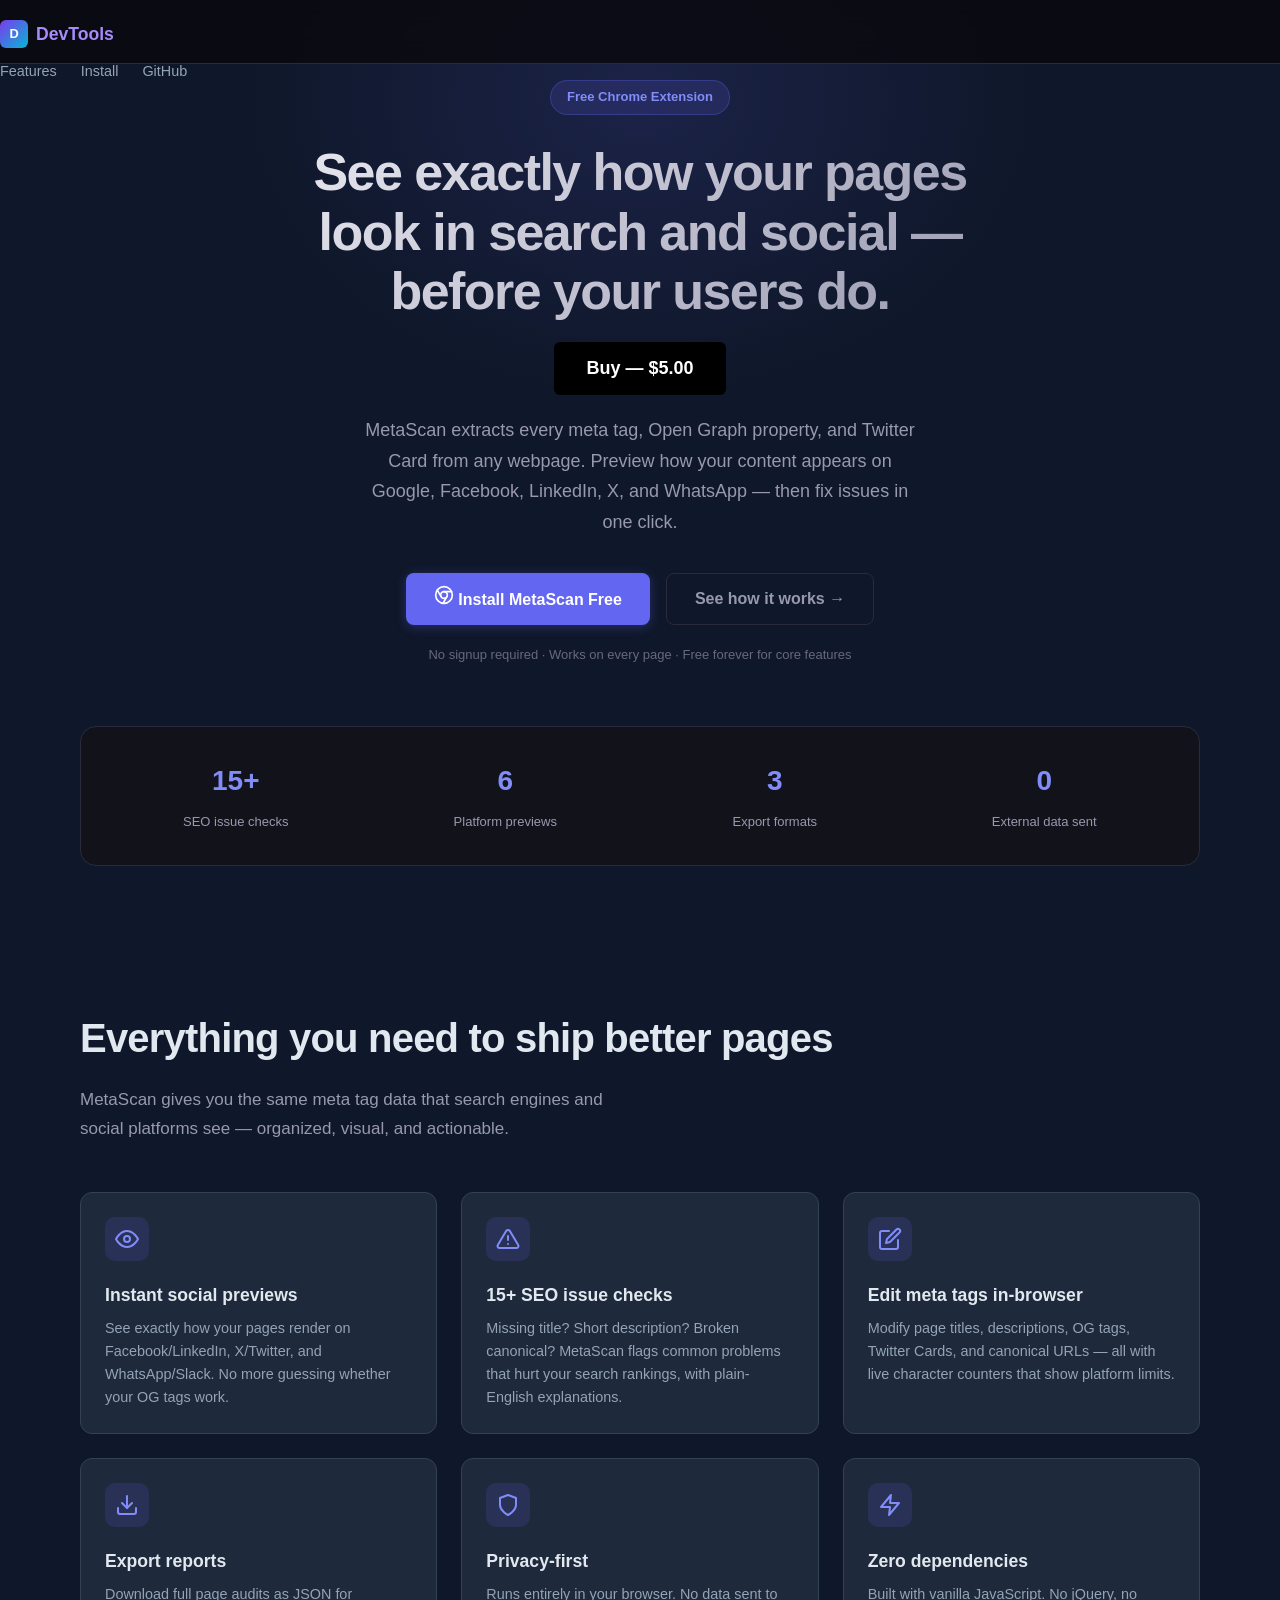
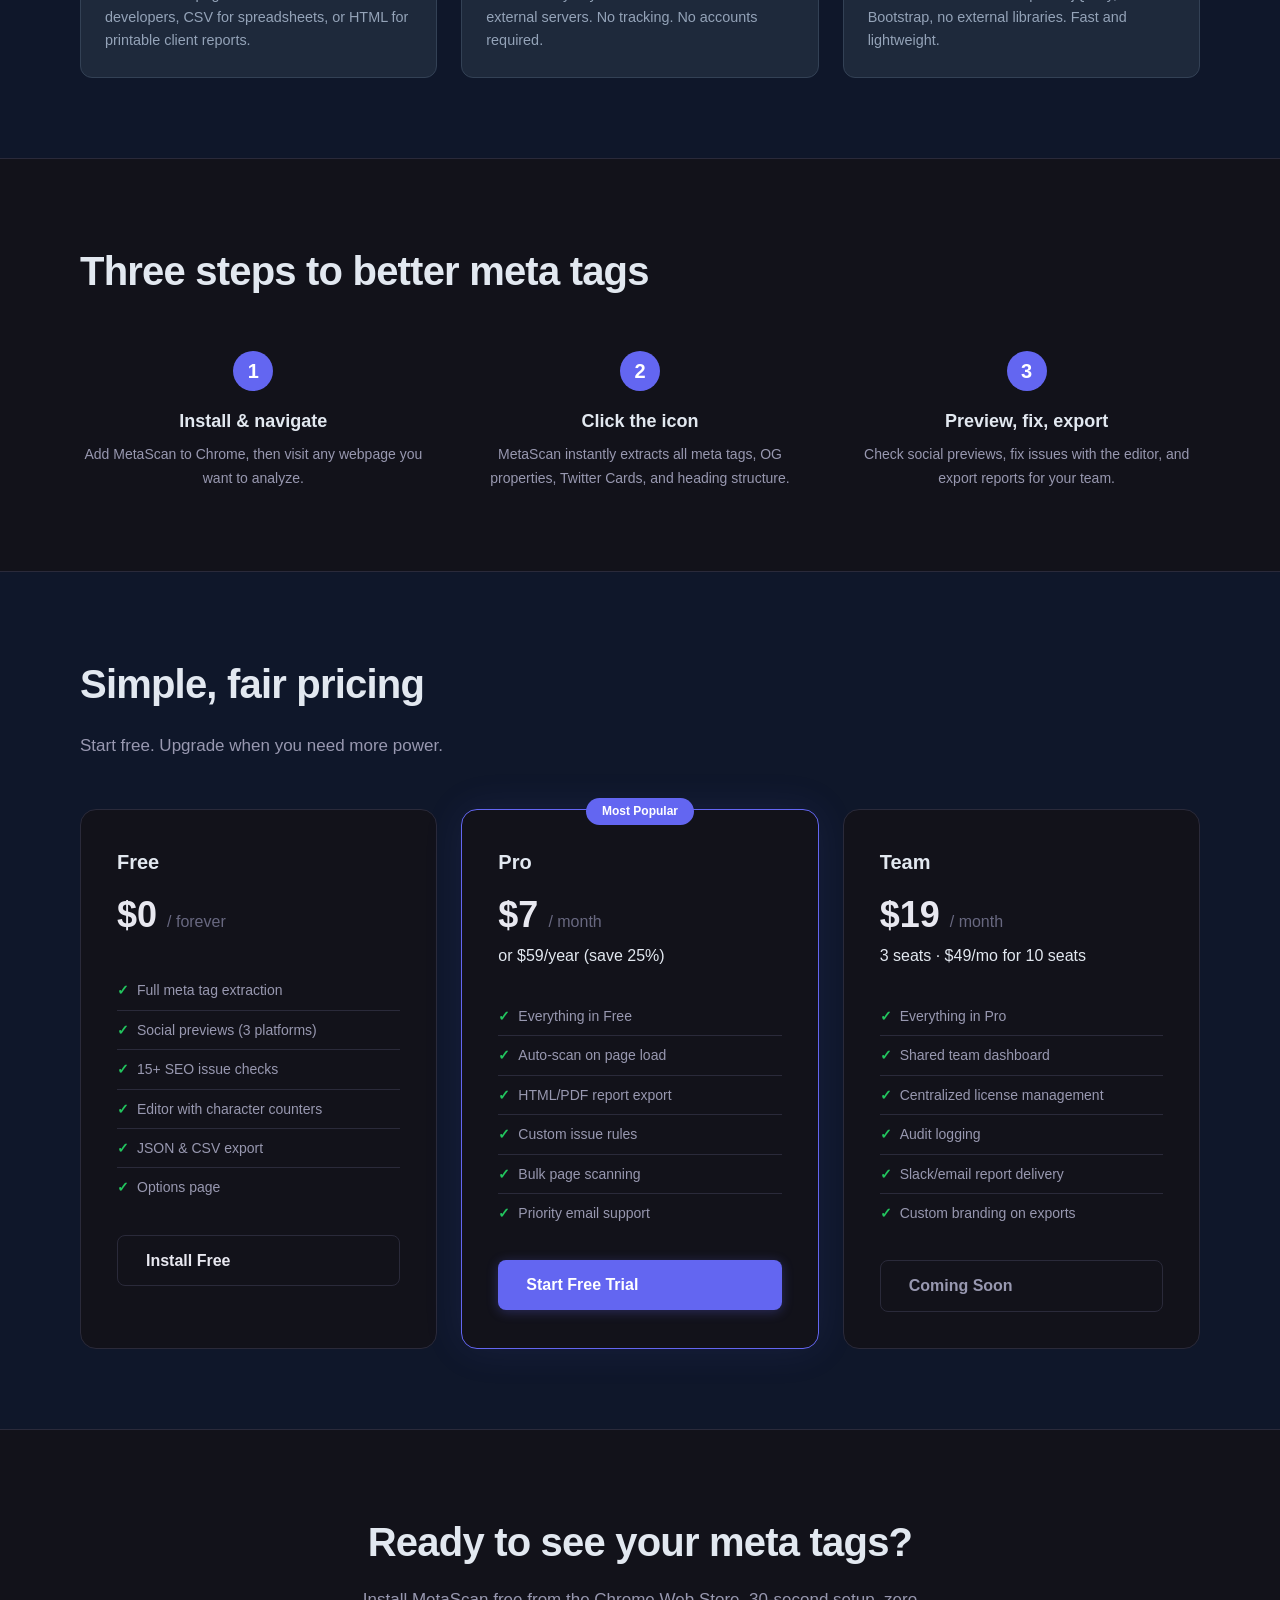
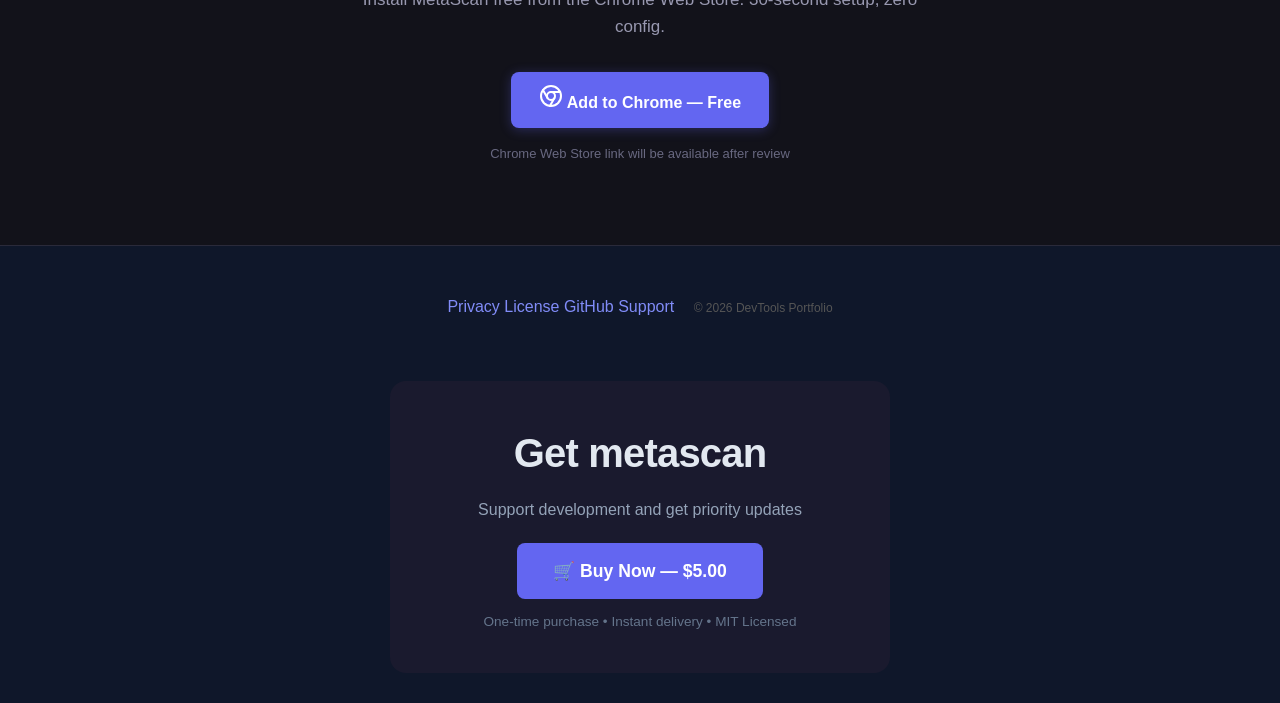
<file: landing/index.html>
<!DOCTYPE html>
<html lang="en">
<head>
  <meta charset="UTF-8">
  <meta name="viewport" content="width=device-width, initial-scale=1.0">
  <title>MetaScan — See How Your Pages Look in Search & Social</title>
  <meta name="description" content="Free Chrome extension that extracts every meta tag, Open Graph property, and Twitter Card from any webpage. Preview how your content appears on Google, Facebook, X, and WhatsApp.">
  <meta name="keywords" content="meta tags checker, SEO meta tags, Open Graph preview, Twitter Card validator, social preview tool, meta tag extractor, SEO audit Chrome extension">
  <meta property="og:title" content="MetaScan — SEO Meta Tags & Social Preview">
  <meta property="og:description" content="See exactly how your pages look in search and social — before your users do. Free Chrome extension.">
  <meta property="og:type" content="website">
  <meta name="twitter:card" content="summary_large_image">
  <meta name="twitter:title" content="MetaScan — SEO Meta Tags & Social Preview">
  <meta name="twitter:description" content="See exactly how your pages look in search and social — before your users do. Free Chrome extension.">
  <link rel="stylesheet" href="style.css">

<style>
:root {
  --bg: #0f172a;
  --surface: #1e293b;
  --border: #334155;
  --text: #e2e8f0;
  --text-muted: #94a3b8;
  --primary: #6366f1;
  --primary-hover: #4f46e5;
  --accent: #22d3ee;
  --success: #10b981;
  --radius: 12px;
}

* { margin: 0; padding: 0; box-sizing: border-box; }

body {
  font-family: 'Inter', -apple-system, BlinkMacSystemFont, sans-serif;
  background: var(--bg);
  color: var(--text);
  line-height: 1.6;
  -webkit-font-smoothing: antialiased;
}

.container {
  max-width: 960px;
  margin: 0 auto;
  padding: 0 24px;
}

/* Navigation */
nav {
  padding: 20px 0;
  border-bottom: 1px solid var(--border);
  margin-bottom: 0;
}

.brand {
  font-weight: 700;
  font-size: 1.1rem;
  color: var(--text);
  text-decoration: none;
  display: inline-flex;
  align-items: center;
  gap: 8px;
}

.logo-mark {
  width: 24px;
  height: 24px;
  background: linear-gradient(135deg, var(--primary), var(--accent));
  border-radius: 6px;
}

.product-name {
  color: var(--text-muted);
  font-weight: 500;
}

.nav-links {
  list-style: none;
  display: flex;
  gap: 24px;
  margin-top: 12px;
}

.nav-links a {
  color: var(--text-muted);
  text-decoration: none;
  font-size: 0.9rem;
  font-weight: 500;
  transition: color 0.2s;
}

.nav-links a:hover {
  color: var(--text);
}

.nav-cta {
  background: var(--primary);
  color: #fff !important;
  padding: 6px 16px;
  border-radius: 6px;
}

/* Hero */
.hero {
  padding: 80px 0 60px;
  text-align: center;
}

.badge {
  display: inline-block;
  background: var(--surface);
  border: 1px solid var(--border);
  color: var(--accent);
  padding: 6px 16px;
  border-radius: 20px;
  font-size: 0.8rem;
  font-weight: 600;
  margin-bottom: 24px;
  letter-spacing: 0.5px;
}

h1 {
  font-size: 3rem;
  font-weight: 800;
  line-height: 1.15;
  margin-bottom: 24px;
  letter-spacing: -1.5px;
}

h1 span {
  background: linear-gradient(135deg, var(--primary), var(--accent));
  -webkit-background-clip: text;
  -webkit-text-fill-color: transparent;
  background-clip: text;
}

.tagline {
  font-size: 1.15rem;
  color: var(--text-muted);
  max-width: 560px;
  margin: 0 auto 32px;
  line-height: 1.7;
}

/* Buttons */
.cta-group {
  display: flex;
  gap: 12px;
  justify-content: center;
  margin-bottom: 48px;
}

.btn {
  display: inline-block;
  padding: 12px 28px;
  border-radius: 8px;
  font-weight: 600;
  font-size: 1rem;
  text-decoration: none;
  transition: all 0.2s;
}

.btn-primary {
  background: var(--primary);
  color: #fff;
}

.btn-primary:hover {
  background: var(--primary-hover);
  transform: translateY(-1px);
}

.btn-secondary {
  background: var(--surface);
  color: var(--text);
  border: 1px solid var(--border);
}

.btn-secondary:hover {
  border-color: var(--primary);
}

/* Buy Section */
.buy-section {
  text-align: center;
  padding: 40px 20px;
  background: linear-gradient(135deg, #1e1b4b, #0f172a);
  border: 1px solid var(--primary);
  border-radius: var(--radius);
  margin: 0 auto 48px;
  max-width: 480px;
}

.buy-section h2 {
  color: var(--text);
  margin-bottom: 8px;
  font-size: 1.5rem;
}

.buy-section p {
  color: var(--text-muted);
  margin-bottom: 20px;
  font-size: 0.95rem;
}

.buy-btn {
  display: inline-block;
  background: linear-gradient(135deg, var(--primary), #8b5cf6);
  color: #fff;
  padding: 14px 36px;
  border-radius: 8px;
  text-decoration: none;
  font-weight: 700;
  font-size: 1.1rem;
  transition: all 0.2s;
  box-shadow: 0 4px 20px rgba(99, 102, 241, 0.3);
}

.buy-btn:hover {
  transform: translateY(-2px);
  box-shadow: 0 6px 30px rgba(99, 102, 241, 0.5);
}

.buy-note {
  color: var(--text-muted);
  font-size: 0.8rem;
  margin-top: 12px;
}

/* Terminal */
.terminal {
  background: #0d1117;
  border: 1px solid var(--border);
  border-radius: var(--radius);
  overflow: hidden;
  text-align: left;
  max-width: 520px;
  margin: 0 auto;
}

.terminal-header {
  display: flex;
  gap: 8px;
  padding: 12px 16px;
  background: #161b22;
  border-bottom: 1px solid var(--border);
}

.dot {
  width: 12px;
  height: 12px;
  border-radius: 50%;
}

.dot.red { background: #ef4444; }
.dot.yellow { background: #f59e0b; }
.dot.green { background: #10b981; }

.terminal .prompt {
  color: var(--success);
  font-family: 'JetBrains Mono', monospace;
}

.terminal .output {
  color: var(--text);
  font-family: 'JetBrains Mono', monospace;
}

.terminal .comment {
  color: var(--text-muted);
  font-family: 'JetBrains Mono', monospace;
  font-size: 0.85rem;
}

/* Sections */
section {
  padding: 80px 0;
}

.section-header {
  text-align: center;
  margin-bottom: 48px;
}

.section-header h2 {
  font-size: 2rem;
  font-weight: 700;
  margin-bottom: 12px;
}

.section-header p {
  color: var(--text-muted);
  font-size: 1.05rem;
}

/* Features Grid */
.features-grid {
  display: grid;
  grid-template-columns: repeat(auto-fit, minmax(240px, 1fr));
  gap: 20px;
}

.feature-card {
  background: var(--surface);
  border: 1px solid var(--border);
  border-radius: var(--radius);
  padding: 24px;
  transition: border-color 0.2s;
}

.feature-card:hover {
  border-color: var(--primary);
}

.feature-card .icon {
  font-size: 1.5rem;
  margin-bottom: 12px;
}

.feature-card h3 {
  font-size: 1.1rem;
  font-weight: 600;
  margin-bottom: 8px;
}

.feature-card p {
  color: var(--text-muted);
  font-size: 0.9rem;
  line-height: 1.6;
}

/* Steps */
.steps-grid {
  display: grid;
  grid-template-columns: repeat(3, 1fr);
  gap: 24px;
}

.step-card {
  text-align: center;
  padding: 24px;
}

.step-num {
  width: 40px;
  height: 40px;
  background: var(--primary);
  color: #fff;
  border-radius: 50%;
  display: inline-flex;
  align-items: center;
  justify-content: center;
  font-weight: 700;
  margin-bottom: 16px;
}

.step-card h4 {
  font-weight: 600;
  margin-bottom: 8px;
}

.step-card p {
  color: var(--text-muted);
  font-size: 0.9rem;
}

/* Footer */
footer {
  padding: 40px 0;
  border-top: 1px solid var(--border);
  text-align: center;
}

.footer-brand {
  display: flex;
  align-items: center;
  justify-content: center;
  gap: 8px;
  margin-bottom: 8px;
}

.footer-brand .logo-text {
  font-weight: 700;
  font-size: 1.1rem;
}

.footer-brand-sub {
  color: var(--text-muted);
  font-size: 0.85rem;
  margin-bottom: 16px;
}

.footer-links {
  display: flex;
  gap: 20px;
  justify-content: center;
  margin-bottom: 16px;
}

.footer-links a {
  color: var(--text-muted);
  text-decoration: none;
  font-size: 0.9rem;
}

.footer-links a:hover {
  color: var(--text);
}

footer p {
  color: var(--text-muted);
  font-size: 0.8rem;
}

/* Responsive */
@media (max-width: 640px) {
  h1 { font-size: 2rem; }
  .steps-grid { grid-template-columns: 1fr; }
  .features-grid { grid-template-columns: 1fr; }
  .nav-links { flex-wrap: wrap; gap: 12px; }
}
</style>

</head>
<body>
  <nav class="nav">
<div class="logo" style="display:flex;align-items:center;gap:8px">
<div style="width:28px;height:28px;background:linear-gradient(135deg,#7c3aed,#06b6d4);border-radius:6px;display:flex;align-items:center;justify-content:center;font-weight:700;color:#fff;font-size:0.8rem">D</div>
<span style="font-size:1.1rem;font-weight:700;color:#a78bfa">DevTools</span>
</div>
<div class="nav-links">
<a href="#features">Features</a>
<a href="#install">Install</a>
<a href="https://github.com/ericjoye/metascan">GitHub</a>
</div>
</nav>

  <main>
    <section class="hero">
      <div class="hero-inner">
        <div class="hero-badge">Free Chrome Extension</div>
        <h1>See exactly how your pages look in search and social — before your users do.</h1>

    <div style="text-align:center; margin: 20px 0;">
      <a href="https://buy.polar.sh/8bd961a9-96f4-495f-aa3f-2b43c5010711" 
         style="display:inline-block; background:#000; color:#fff; padding:12px 32px; 
                text-decoration:none; border-radius:6px; font-size:18px; font-weight:bold;">
        Buy — $5.00
      </a>
    </div>

        <p class="hero-sub">MetaScan extracts every meta tag, Open Graph property, and Twitter Card from any webpage. Preview how your content appears on Google, Facebook, LinkedIn, X, and WhatsApp — then fix issues in one click.</p>
        <div class="hero-ctas">
          <a href="#install" class="btn btn-primary btn-lg">
            <svg width="20" height="20" viewBox="0 0 24 24" fill="none" stroke="currentColor" stroke-width="2" stroke-linecap="round" stroke-linejoin="round"><circle cx="12" cy="12" r="10"/><circle cx="12" cy="12" r="4"/><line x1="21.17" y1="8" x2="12" y2="8"/><line x1="3.95" y1="6.06" x2="8.54" y2="14"/><line x1="10.88" y1="21.94" x2="15.46" y2="14"/></svg>
            Install MetaScan Free
          </a>
          <a href="#how-it-works" class="btn btn-ghost btn-lg">See how it works →</a>
        </div>
        <p class="hero-note">No signup required · Works on every page · Free forever for core features</p>
      </div>
    </section>

    <section class="social-proof">
      <div class="social-proof-inner">
        <div class="proof-item">
          <strong>15+</strong>
          <span>SEO issue checks</span>
        </div>
        <div class="proof-item">
          <strong>6</strong>
          <span>Platform previews</span>
        </div>
        <div class="proof-item">
          <strong>3</strong>
          <span>Export formats</span>
        </div>
        <div class="proof-item">
          <strong>0</strong>
          <span>External data sent</span>
        </div>
      </div>
    </section>

    <section id="features" class="features">
      <div class="section-inner">
        <h2>Everything you need to ship better pages</h2>
        <p class="section-sub">MetaScan gives you the same meta tag data that search engines and social platforms see — organized, visual, and actionable.</p>
        <div class="feature-grid">
          <div class="feature-card">
            <div class="feature-icon">
              <svg width="24" height="24" viewBox="0 0 24 24" fill="none" stroke="currentColor" stroke-width="2" stroke-linecap="round" stroke-linejoin="round"><path d="M1 12s4-8 11-8 11 8 11 8-4 8-11 8-11-8-11-8z"/><circle cx="12" cy="12" r="3"/></svg>
            </div>
            <h3>Instant social previews</h3>
            <p>See exactly how your pages render on Facebook/LinkedIn, X/Twitter, and WhatsApp/Slack. No more guessing whether your OG tags work.</p>
          </div>
          <div class="feature-card">
            <div class="feature-icon">
              <svg width="24" height="24" viewBox="0 0 24 24" fill="none" stroke="currentColor" stroke-width="2" stroke-linecap="round" stroke-linejoin="round"><path d="M10.29 3.86L1.82 18a2 2 0 0 0 1.71 3h16.94a2 2 0 0 0 1.71-3L13.71 3.86a2 2 0 0 0-3.42 0z"/><line x1="12" y1="9" x2="12" y2="13"/><line x1="12" y1="17" x2="12.01" y2="17"/></svg>
            </div>
            <h3>15+ SEO issue checks</h3>
            <p>Missing title? Short description? Broken canonical? MetaScan flags common problems that hurt your search rankings, with plain-English explanations.</p>
          </div>
          <div class="feature-card">
            <div class="feature-icon">
              <svg width="24" height="24" viewBox="0 0 24 24" fill="none" stroke="currentColor" stroke-width="2" stroke-linecap="round" stroke-linejoin="round"><path d="M11 4H4a2 2 0 0 0-2 2v14a2 2 0 0 0 2 2h14a2 2 0 0 0 2-2v-7"/><path d="M18.5 2.5a2.121 2.121 0 0 1 3 3L12 15l-4 1 1-4 9.5-9.5z"/></svg>
            </div>
            <h3>Edit meta tags in-browser</h3>
            <p>Modify page titles, descriptions, OG tags, Twitter Cards, and canonical URLs — all with live character counters that show platform limits.</p>
          </div>
          <div class="feature-card">
            <div class="feature-icon">
              <svg width="24" height="24" viewBox="0 0 24 24" fill="none" stroke="currentColor" stroke-width="2" stroke-linecap="round" stroke-linejoin="round"><path d="M21 15v4a2 2 0 0 1-2 2H5a2 2 0 0 1-2-2v-4"/><polyline points="7 10 12 15 17 10"/><line x1="12" y1="15" x2="12" y2="3"/></svg>
            </div>
            <h3>Export reports</h3>
            <p>Download full page audits as JSON for developers, CSV for spreadsheets, or HTML for printable client reports.</p>
          </div>
          <div class="feature-card">
            <div class="feature-icon">
              <svg width="24" height="24" viewBox="0 0 24 24" fill="none" stroke="currentColor" stroke-width="2" stroke-linecap="round" stroke-linejoin="round"><path d="M12 22s8-4 8-10V5l-8-3-8 3v7c0 6 8 10 8 10z"/></svg>
            </div>
            <h3>Privacy-first</h3>
            <p>Runs entirely in your browser. No data sent to external servers. No tracking. No accounts required.</p>
          </div>
          <div class="feature-card">
            <div class="feature-icon">
              <svg width="24" height="24" viewBox="0 0 24 24" fill="none" stroke="currentColor" stroke-width="2" stroke-linecap="round" stroke-linejoin="round"><polygon points="13 2 3 14 12 14 11 22 21 10 12 10 13 2"/></svg>
            </div>
            <h3>Zero dependencies</h3>
            <p>Built with vanilla JavaScript. No jQuery, no Bootstrap, no external libraries. Fast and lightweight.</p>
          </div>
        </div>
      </div>
    </section>

    <section id="how-it-works" class="how-it-works">
      <div class="section-inner">
        <h2>Three steps to better meta tags</h2>
        <div class="steps">
          <div class="step">
            <div class="step-num">1</div>
            <h3>Install & navigate</h3>
            <p>Add MetaScan to Chrome, then visit any webpage you want to analyze.</p>
          </div>
          <div class="step">
            <div class="step-num">2</div>
            <h3>Click the icon</h3>
            <p>MetaScan instantly extracts all meta tags, OG properties, Twitter Cards, and heading structure.</p>
          </div>
          <div class="step">
            <div class="step-num">3</div>
            <h3>Preview, fix, export</h3>
            <p>Check social previews, fix issues with the editor, and export reports for your team.</p>
          </div>
        </div>
      </div>
    </section>

    <section id="pricing" class="pricing">
      <div class="section-inner">
        <h2>Simple, fair pricing</h2>
        <p class="section-sub">Start free. Upgrade when you need more power.</p>
        <div class="pricing-grid">
          <div class="pricing-card">
            <div class="pricing-header">
              <h3>Free</h3>
              <div class="pricing-price">$0 <span>/ forever</span></div>
            </div>
            <ul class="pricing-features">
              <li>Full meta tag extraction</li>
              <li>Social previews (3 platforms)</li>
              <li>15+ SEO issue checks</li>
              <li>Editor with character counters</li>
              <li>JSON & CSV export</li>
              <li>Options page</li>
            </ul>
            <a href="#install" class="btn btn-outline btn-full">Install Free</a>
          </div>
          <div class="pricing-card pricing-card-featured">
            <div class="pricing-badge">Most Popular</div>
            <div class="pricing-header">
              <h3>Pro</h3>
              <div class="pricing-price">$7 <span>/ month</span></div>
              <p class="pricing-annual">or $59/year (save 25%)</p>
            </div>
            <ul class="pricing-features">
              <li>Everything in Free</li>
              <li>Auto-scan on page load</li>
              <li>HTML/PDF report export</li>
              <li>Custom issue rules</li>
              <li>Bulk page scanning</li>
              <li>Priority email support</li>
            </ul>
            <a href="#install" class="btn btn-primary btn-full">Start Free Trial</a>
          </div>
          <div class="pricing-card">
            <div class="pricing-header">
              <h3>Team</h3>
              <div class="pricing-price">$19 <span>/ month</span></div>
              <p class="pricing-annual">3 seats · $49/mo for 10 seats</p>
            </div>
            <ul class="pricing-features">
              <li>Everything in Pro</li>
              <li>Shared team dashboard</li>
              <li>Centralized license management</li>
              <li>Audit logging</li>
              <li>Slack/email report delivery</li>
              <li>Custom branding on exports</li>
            </ul>
            <a href="#install" class="btn btn-ghost btn-full">Coming Soon</a>
          </div>
        </div>
      </div>
    </section>

    <section id="install" class="cta-section">
      <div class="cta-inner">
        <h2>Ready to see your meta tags?</h2>
        <p>Install MetaScan free from the Chrome Web Store. 30-second setup, zero config.</p>
        <a href="#" class="btn btn-primary btn-xl">
          <svg width="24" height="24" viewBox="0 0 24 24" fill="none" stroke="currentColor" stroke-width="2" stroke-linecap="round" stroke-linejoin="round"><circle cx="12" cy="12" r="10"/><circle cx="12" cy="12" r="4"/><line x1="21.17" y1="8" x2="12" y2="8"/><line x1="3.95" y1="6.06" x2="8.54" y2="14"/><line x1="10.88" y1="21.94" x2="15.46" y2="14"/></svg>
          Add to Chrome — Free
        </a>
        <p class="cta-note">Chrome Web Store link will be available after review</p>
      </div>
    </section>
  </main>

  <footer class="footer">
<a href="PRIVACY.md">Privacy</a>
<a href="LICENSE">License</a>
<a href="https://github.com/ericjoye/metascan">GitHub</a>
<a href="mailto:eric@ericjoye.com">Support</a>
<span style="margin-left:15px;color:#555;font-size:0.75rem">© 2026 DevTools Portfolio</span>
</footer>

    <!-- Buy Section -->
    <div style="text-align:center; padding:40px 20px; background:#1a1a2e; border-radius:16px; margin:30px auto; max-width:500px;">
        <h2 style="color:#e2e8f0; margin-bottom:12px;">Get metascan</h2>
        <p style="color:#94a3b8; margin-bottom:20px;">Support development and get priority updates</p>
        <a href="https://buy.polar.sh/8bd961a9-96f4-495f-aa3f-2b43c5010711" style="display:inline-block; background:#6366f1; color:#fff; padding:14px 36px; border-radius:8px; text-decoration:none; font-weight:600; font-size:1.1em; transition:background 0.2s;" onmouseover="this.style.background='#4f46e5'" onmouseout="this.style.background='#6366f1'">
            🛒 Buy Now — $5.00
        </a>
        <p style="color:#64748b; font-size:0.85em; margin-top:12px;">One-time purchase • Instant delivery • MIT Licensed</p>
    </div>

</body>
</html>
</file>
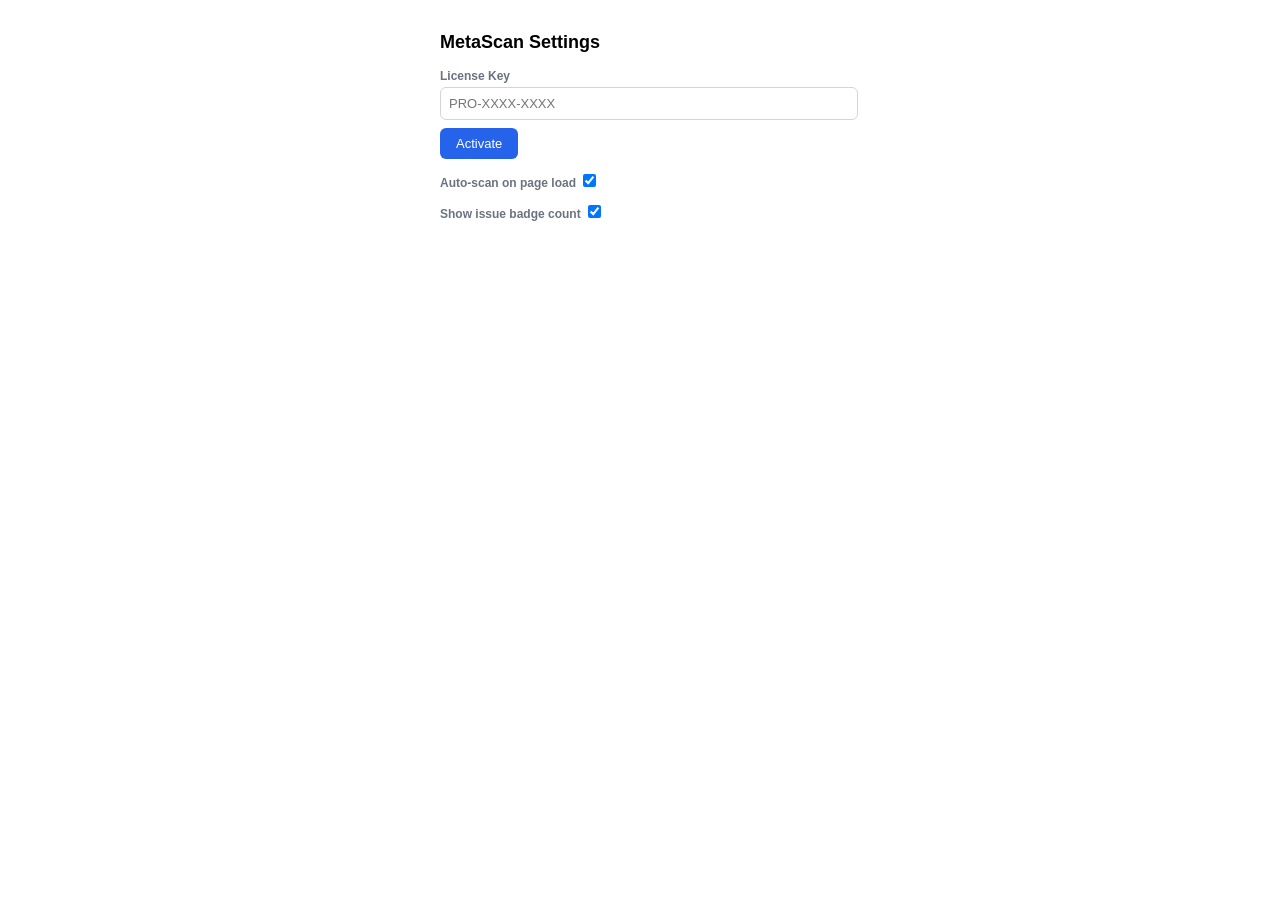
<file: popup/options.html>
<!DOCTYPE html>
<html lang="en">
<head>
  <meta charset="UTF-8">
  <title>MetaScan Options</title>
  <style>
    body { font-family: -apple-system, BlinkMacSystemFont, 'Segoe UI', Roboto, sans-serif; padding: 20px; max-width: 400px; margin: 0 auto; }
    h1 { font-size: 18px; margin-bottom: 16px; }
    label { display: block; font-size: 12px; font-weight: 600; color: #6b7280; margin-bottom: 4px; }
    input[type="text"] { width: 100%; padding: 8px; border: 1px solid #d1d5db; border-radius: 6px; font-size: 13px; margin-bottom: 8px; }
    button { padding: 8px 16px; background: #2563eb; color: white; border: none; border-radius: 6px; cursor: pointer; font-size: 13px; }
    .status { margin-top: 8px; font-size: 12px; }
    .status.success { color: #059669; }
    .status.error { color: #ef4444; }
    .setting { margin: 12px 0; }
  </style>
</head>
<body>
  <h1>MetaScan Settings</h1>
  <div class="setting">
    <label for="license-key">License Key</label>
    <input type="text" id="license-key" placeholder="PRO-XXXX-XXXX">
    <button id="activate">Activate</button>
    <p id="status" class="status"></p>
  </div>
  <div class="setting">
    <label>Auto-scan on page load <input type="checkbox" id="autoscan" checked></label>
  </div>
  <div class="setting">
    <label>Show issue badge count <input type="checkbox" id="badge" checked></label>
  </div>
  <script>
    document.getElementById('activate').addEventListener('click', async () => {
      const key = document.getElementById('license-key').value.trim();
      const resp = await chrome.runtime.sendMessage({ action: 'setLicense', payload: { key } });
      const status = document.getElementById('status');
      if (resp.valid) {
        status.textContent = 'Activated as ' + resp.tier;
        status.className = 'status success';
      } else {
        status.textContent = 'Invalid key format';
        status.className = 'status error';
      }
    });
    chrome.storage.local.get(['ms_autoscan', 'ms_badge'], data => {
      document.getElementById('autoscan').checked = data.ms_autoscan !== false;
      document.getElementById('badge').checked = data.ms_badge !== false;
    });
    document.getElementById('autoscan').addEventListener('change', e => chrome.storage.local.set({ ms_autoscan: e.target.checked }));
    document.getElementById('badge').addEventListener('change', e => chrome.storage.local.set({ ms_badge: e.target.checked }));
  </script>
</body>
</html>
</file>
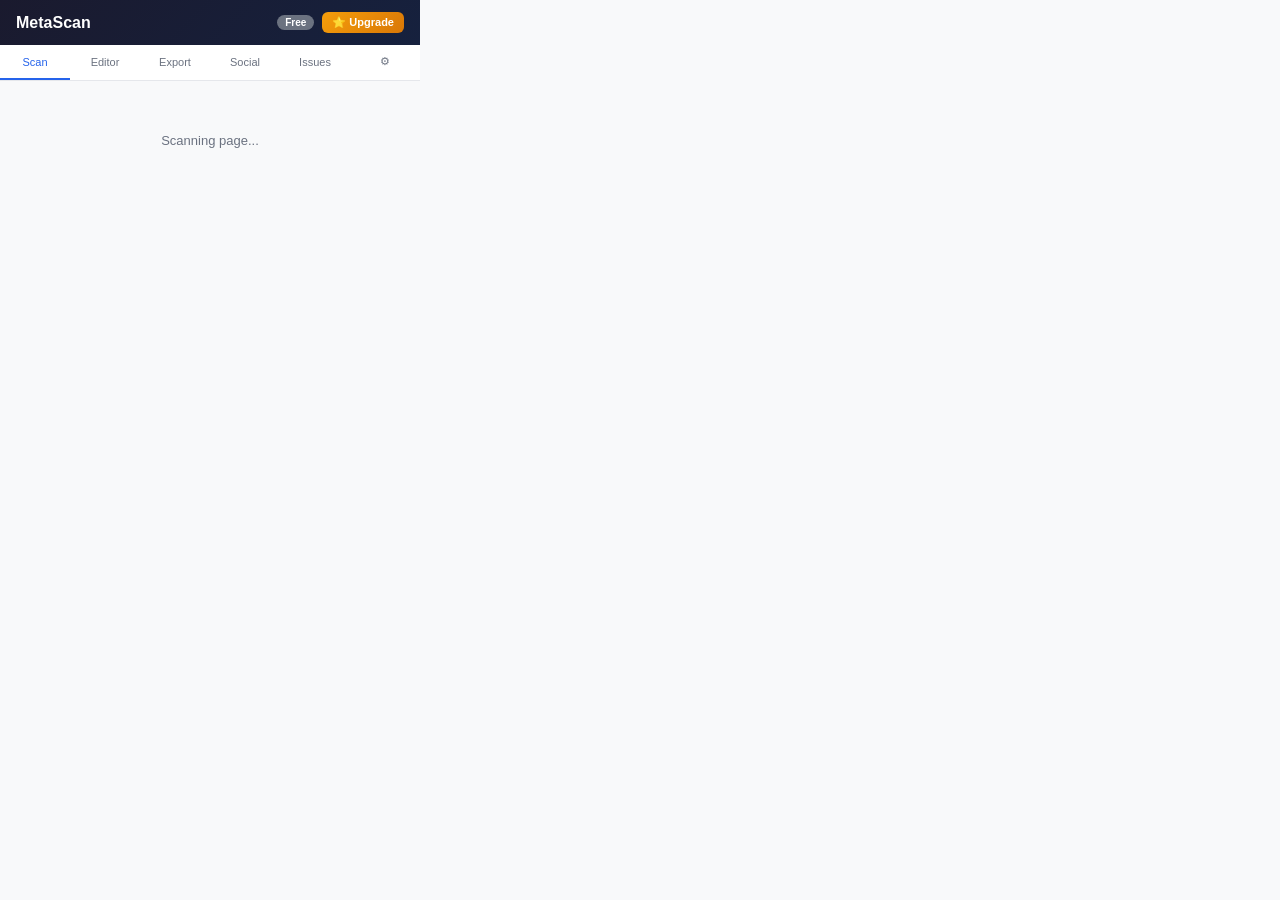
<file: popup/popup.html>
<!DOCTYPE html>
<html lang="en">
<head>
  <meta charset="UTF-8">
  <meta name="viewport" content="width=device-width, initial-scale=1.0">
  <title>MetaScan</title>
  <link rel="stylesheet" href="popup.css">
</head>
<body>
  <header class="header">
    <h1>MetaScan</h1>
    <div class="header-actions">
      <span id="tier-badge" class="badge badge-free">Free</span>
      <button id="upgrade-btn" class="btn-upgrade" title="Upgrade to Pro">⭐ Upgrade</button>
    </div>
  </header>

  <nav class="tabs">
    <button class="tab-btn active" data-tab="scan">Scan</button>
    <button class="tab-btn" data-tab="editor">Editor</button>
    <button class="tab-btn" data-tab="export">Export</button>
    <button class="tab-btn" data-tab="social">Social</button>
    <button class="tab-btn" data-tab="issues">Issues</button>
    <button class="tab-btn" data-tab="options">⚙</button>
  </nav>

  <main class="content">
    <!-- Scan Tab -->
    <section id="tab-scan" class="tab-panel active">
      <div class="loading" id="scan-loading">Scanning page...</div>
      <div id="scan-results" class="hidden">
        <div class="card">
          <h3>Page Title</h3>
          <p id="result-title" class="value"></p>
          <span class="char-count"><span id="title-len">0</span>/60</span>
        </div>
        <div class="card">
          <h3>Meta Description</h3>
          <p id="result-desc" class="value"></p>
          <span class="char-count"><span id="desc-len">0</span>/160</span>
        </div>
        <div class="card">
          <h3>Open Graph Tags</h3>
          <div id="result-og" class="tag-list"></div>
        </div>
        <div class="card">
          <h3>Twitter Tags</h3>
          <div id="result-twitter" class="tag-list"></div>
        </div>
        <div class="card">
          <h3>Other Meta</h3>
          <div id="result-meta" class="tag-list"></div>
        </div>
        <div class="card">
          <h3>Canonical URL</h3>
          <p id="result-canonical" class="value"></p>
        </div>
        <div class="card">
          <h3>Robots</h3>
          <p id="result-robots" class="value"></p>
        </div>
        <div class="card">
          <h3>Headings</h3>
          <div id="result-headings" class="heading-grid"></div>
        </div>
        <div class="card">
          <h3>Images</h3>
          <p id="result-images" class="value"></p>
        </div>
      </div>
    </section>

    <!-- Editor Tab -->
    <section id="tab-editor" class="tab-panel">
      <div class="card">
        <label for="edit-title">Page Title <span class="char-count"><span id="edit-title-count">0</span>/60</span></label>
        <input type="text" id="edit-title" maxlength="80" placeholder="Enter page title...">
      </div>
      <div class="card">
        <label for="edit-desc">Meta Description <span class="char-count"><span id="edit-desc-count">0</span>/160</span></label>
        <textarea id="edit-desc" maxlength="200" rows="3" placeholder="Enter meta description..."></textarea>
      </div>
      <div class="card">
        <label for="edit-og-title">OG Title</label>
        <input type="text" id="edit-og-title" placeholder="Open Graph title...">
      </div>
      <div class="card">
        <label for="edit-og-desc">OG Description</label>
        <textarea id="edit-og-desc" rows="2" placeholder="Open Graph description..."></textarea>
      </div>
      <div class="card">
        <label for="edit-tw-title">Twitter Title</label>
        <input type="text" id="edit-tw-title" placeholder="Twitter title...">
      </div>
      <div class="card">
        <label for="edit-tw-desc">Twitter Description</label>
        <textarea id="edit-tw-desc" rows="2" placeholder="Twitter description..."></textarea>
      </div>
      <div class="card">
        <label for="edit-canonical">Canonical URL</label>
        <input type="url" id="edit-canonical" placeholder="https://...">
      </div>
      <div class="actions">
        <button id="copy-json-btn" class="btn-primary">Copy as JSON</button>
        <button id="save-draft-btn" class="btn-secondary">Save Draft</button>
      </div>
      <p class="pro-gate hidden" id="pro-gate-editor">⭐ Upgrade to Pro to apply edits to your site</p>
    </section>

    <!-- Export Tab -->
    <section id="tab-export" class="tab-panel">
      <div class="export-grid">
        <button class="export-card" id="export-json">
          <span class="export-icon">{ }</span>
          <span class="export-label">JSON Export</span>
          <span class="export-desc">Full structured data</span>
        </button>
        <button class="export-card" id="export-csv">
          <span class="export-icon">CSV</span>
          <span class="export-label">CSV Export</span>
          <span class="export-desc">Spreadsheet-compatible</span>
        </button>
        <button class="export-card" id="export-html">
          <span class="export-icon">HTML</span>
          <span class="export-label">HTML/PDF Report</span>
          <span class="export-desc">Printable report (Save as PDF)</span>
        </button>
      </div>
    </section>

    <!-- Social Preview Tab -->
    <section id="tab-social" class="tab-panel">
      <div class="preview-section">
        <h3>Facebook / LinkedIn</h3>
        <div class="social-preview" id="social-facebook">
          <div class="social-image" id="fb-image">No OG image</div>
          <div class="social-content">
            <p class="social-hostname" id="fb-hostname"></p>
            <p class="social-title" id="fb-title"></p>
            <p class="social-desc" id="fb-desc"></p>
          </div>
        </div>
      </div>
      <div class="preview-section">
        <h3>X / Twitter</h3>
        <div class="social-preview twitter" id="social-twitter">
          <div class="social-image" id="tw-image">No image</div>
          <div class="social-content">
            <p class="social-title" id="tw-title"></p>
            <p class="social-desc" id="tw-desc"></p>
            <p class="social-hostname" id="tw-hostname"></p>
          </div>
        </div>
      </div>
      <div class="preview-section">
        <h3>WhatsApp / Slack</h3>
        <div class="social-preview" id="social-whatsapp">
          <div class="social-content">
            <p class="social-title" id="wa-title"></p>
            <p class="social-desc" id="wa-desc"></p>
            <p class="social-hostname" id="wa-hostname"></p>
          </div>
        </div>
      </div>
    </section>

    <!-- Issues Tab -->
    <section id="tab-issues" class="tab-panel">
      <div class="loading" id="issues-loading">Analyzing...</div>
      <div id="issues-list" class="issues-list hidden"></div>
    </section>

    <!-- Options Tab -->
    <section id="tab-options" class="tab-panel">
      <div class="card">
        <label for="opt-tier">License Key</label>
        <input type="text" id="opt-tier" placeholder="PRO-XXXX-XXXX">
        <button id="activate-btn" class="btn-primary">Activate</button>
        <p id="activate-status" class="status-text"></p>
      </div>
      <div class="card">
        <label>Settings</label>
        <div class="setting-row">
          <span>Auto-scan on page load</span>
          <input type="checkbox" id="opt-autoscan" checked>
        </div>
        <div class="setting-row">
          <span>Show issue badge count</span>
          <input type="checkbox" id="opt-badge" checked>
        </div>
      </div>
    </section>
  </main>

  <script src="popup.js"></script>
</body>
</html>
</file>
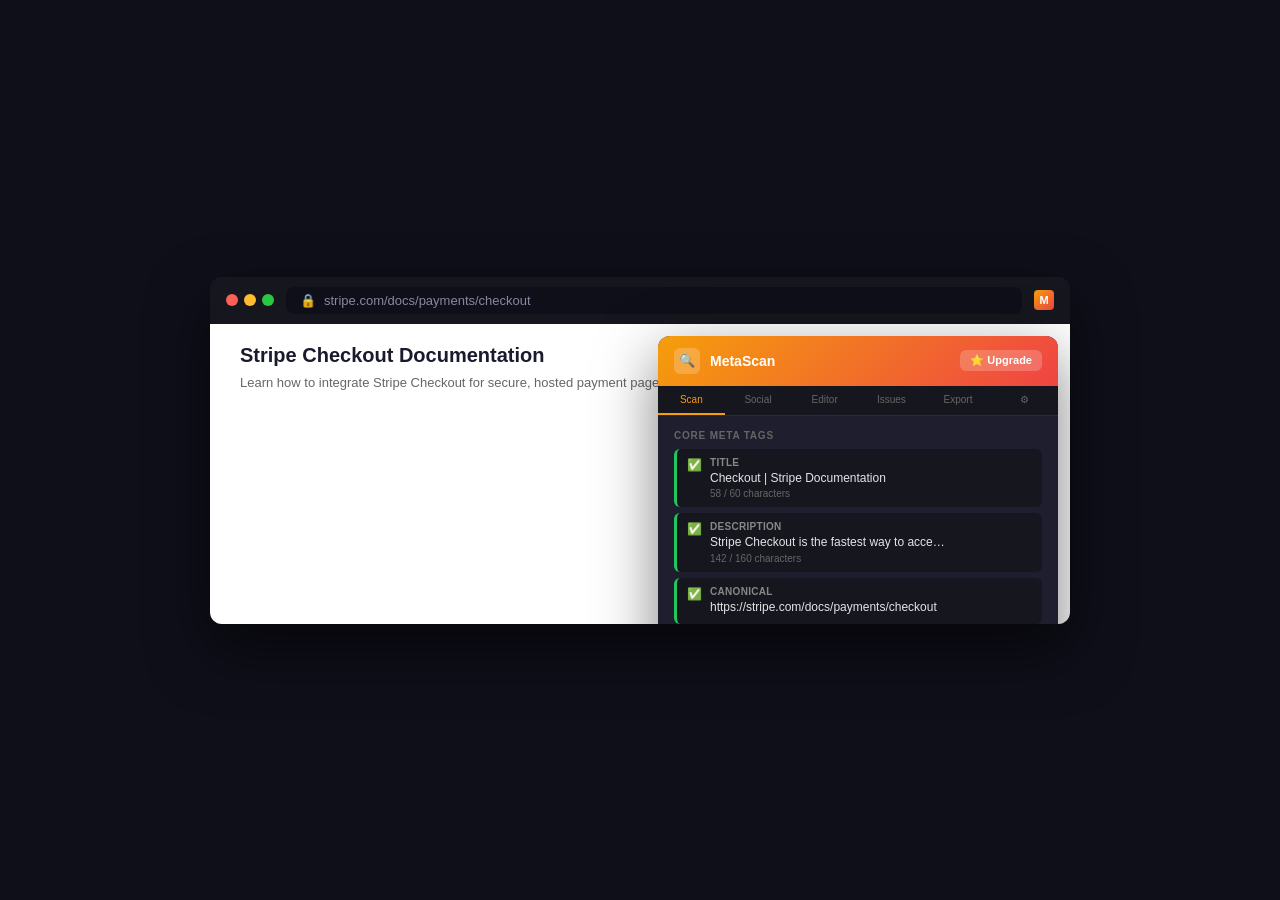
<file: screenshots/screenshot1.html>
<!DOCTYPE html>
<html lang="en">
<head>
<meta charset="UTF-8">
<meta name="viewport" content="width=device-width, initial-scale=1.0">
<title>MetaScan — Screenshot Mockup</title>
<style>
  * { margin: 0; padding: 0; box-sizing: border-box; }
  body {
    background: #0f0f1a;
    min-height: 100vh;
    display: flex;
    align-items: center;
    justify-content: center;
    font-family: -apple-system, BlinkMacSystemFont, 'Segoe UI', Roboto, sans-serif;
    padding: 40px;
  }
  .browser-chrome {
    width: 860px;
    background: #1a1a2e;
    border-radius: 12px;
    overflow: hidden;
    box-shadow: 0 25px 60px rgba(0,0,0,0.6);
  }
  .browser-bar {
    background: #16161e;
    padding: 10px 16px;
    display: flex;
    align-items: center;
    gap: 12px;
  }
  .browser-dots { display: flex; gap: 6px; }
  .browser-dots span { width: 12px; height: 12px; border-radius: 50%; }
  .dot-red { background: #ff5f57; }
  .dot-yellow { background: #febc2e; }
  .dot-green { background: #28c840; }
  .browser-url {
    flex: 1;
    background: #0f0f1a;
    border-radius: 8px;
    padding: 6px 14px;
    color: #8888a0;
    font-size: 13px;
    display: flex;
    align-items: center;
    gap: 8px;
  }
  .ext-icon {
    width: 20px; height: 20px;
    background: linear-gradient(135deg, #f59e0b, #ef4444);
    border-radius: 4px;
    display: flex; align-items: center; justify-content: center;
    font-size: 11px; color: white; font-weight: bold;
  }
  .page-bg {
    background: #ffffff;
    padding: 20px 30px;
    position: relative;
    min-height: 300px;
  }
  .page-bg h1 { color: #1a1a2e; font-size: 20px; margin-bottom: 6px; }
  .page-bg p { color: #666; font-size: 13px; line-height: 1.5; }
  /* Extension Popup */
  .ext-popup {
    position: absolute;
    top: 12px;
    right: 12px;
    width: 400px;
    max-height: 520px;
    background: #1e1e2e;
    border-radius: 12px;
    box-shadow: 0 20px 60px rgba(0,0,0,0.5), 0 0 0 1px rgba(255,255,255,0.08);
    overflow: hidden;
    animation: popIn 0.2s ease-out;
  }
  @keyframes popIn {
    from { opacity: 0; transform: scale(0.95); }
    to { opacity: 1; transform: scale(1); }
  }
  .popup-header {
    background: linear-gradient(135deg, #f59e0b, #ef4444);
    padding: 12px 16px;
    display: flex;
    align-items: center;
    gap: 10px;
  }
  .popup-header .icon {
    width: 26px; height: 26px;
    background: rgba(255,255,255,0.2);
    border-radius: 6px;
    display: flex; align-items: center; justify-content: center;
    font-size: 13px;
  }
  .popup-header .title {
    color: white;
    font-size: 14px;
    font-weight: 700;
    flex: 1;
  }
  .popup-header .upgrade-btn {
    background: rgba(255,255,255,0.2);
    color: white;
    border: none;
    padding: 4px 10px;
    border-radius: 6px;
    font-size: 11px;
    font-weight: 600;
    cursor: pointer;
  }
  .tabs {
    display: flex;
    background: #16161e;
    border-bottom: 1px solid #2a2a3c;
  }
  .tab {
    flex: 1;
    padding: 8px 4px;
    text-align: center;
    font-size: 10px;
    color: #666;
    cursor: pointer;
    border-bottom: 2px solid transparent;
    transition: all 0.15s;
  }
  .tab.active {
    color: #f59e0b;
    border-bottom-color: #f59e0b;
  }
  .tab:hover { color: #aaa; }
  .popup-body {
    padding: 14px 16px;
    max-height: 380px;
    overflow-y: auto;
  }
  .popup-body::-webkit-scrollbar { width: 4px; }
  .popup-body::-webkit-scrollbar-thumb { background: #333; border-radius: 2px; }
  .section-title {
    font-size: 10px;
    text-transform: uppercase;
    letter-spacing: 0.8px;
    color: #666;
    margin-bottom: 8px;
    font-weight: 700;
  }
  .meta-item {
    display: flex;
    align-items: flex-start;
    gap: 8px;
    padding: 8px 10px;
    background: #16161e;
    border-radius: 6px;
    margin-bottom: 6px;
    border-left: 3px solid transparent;
  }
  .meta-item.ok { border-left-color: #22c55e; }
  .meta-item.warn { border-left-color: #f59e0b; }
  .meta-item.error { border-left-color: #ef4444; }
  .meta-item .status { font-size: 12px; margin-top: 1px; }
  .meta-item .content { flex: 1; }
  .meta-item .label {
    font-size: 10px;
    color: #888;
    font-weight: 600;
    text-transform: uppercase;
    letter-spacing: 0.3px;
  }
  .meta-item .value {
    font-size: 12px;
    color: #e4e4e7;
    margin-top: 2px;
    line-height: 1.4;
    word-break: break-all;
  }
  .meta-item .value.truncate {
    white-space: nowrap;
    overflow: hidden;
    text-overflow: ellipsis;
    max-width: 240px;
  }
  .char-count {
    font-size: 10px;
    color: #666;
    margin-top: 2px;
  }
  .char-count.warn { color: #f59e0b; }
  .char-count.error { color: #ef4444; }
  .issue-badge {
    display: inline-flex;
    align-items: center;
    gap: 4px;
    padding: 2px 8px;
    border-radius: 10px;
    font-size: 10px;
    font-weight: 600;
  }
  .issue-badge.error { background: rgba(239,68,68,0.15); color: #ef4444; }
  .issue-badge.warn { background: rgba(245,158,11,0.15); color: #f59e0b; }
  .issues-list { margin-top: 10px; }
  .social-preview {
    background: #16161e;
    border-radius: 8px;
    padding: 12px;
    margin-bottom: 8px;
  }
  .social-preview .platform {
    font-size: 10px;
    color: #888;
    font-weight: 600;
    margin-bottom: 8px;
    display: flex;
    align-items: center;
    gap: 6px;
  }
  .social-card {
    background: #0f0f1a;
    border-radius: 8px;
    overflow: hidden;
    border: 1px solid #2a2a3c;
  }
  .social-card .card-image {
    height: 80px;
    background: linear-gradient(135deg, #667eea, #764ba2);
    display: flex;
    align-items: center;
    justify-content: center;
    color: rgba(255,255,255,0.5);
    font-size: 11px;
  }
  .social-card .card-body { padding: 10px; }
  .social-card .card-domain {
    font-size: 10px;
    color: #666;
    text-transform: uppercase;
    letter-spacing: 0.5px;
  }
  .social-card .card-title {
    font-size: 13px;
    color: #e4e4e7;
    font-weight: 600;
    margin-top: 2px;
  }
  .social-card .card-desc {
    font-size: 11px;
    color: #888;
    margin-top: 4px;
    line-height: 1.4;
  }
</style>
</head>
<body>
<div class="browser-chrome">
  <div class="browser-bar">
    <div class="browser-dots">
      <span class="dot-red"></span>
      <span class="dot-yellow"></span>
      <span class="dot-green"></span>
    </div>
    <div class="browser-url">
      <span>🔒</span>
      <span>stripe.com/docs/payments/checkout</span>
    </div>
    <div class="ext-icon">M</div>
  </div>
  <div class="page-bg">
    <h1>Stripe Checkout Documentation</h1>
    <p>Learn how to integrate Stripe Checkout for secure, hosted payment pages...</p>

    <div class="ext-popup">
      <div class="popup-header">
        <div class="icon">🔍</div>
        <div class="title">MetaScan</div>
        <button class="upgrade-btn">⭐ Upgrade</button>
      </div>
      <div class="tabs">
        <div class="tab active">Scan</div>
        <div class="tab">Social</div>
        <div class="tab">Editor</div>
        <div class="tab">Issues</div>
        <div class="tab">Export</div>
        <div class="tab">⚙</div>
      </div>
      <div class="popup-body">
        <div class="section-title">Core Meta Tags</div>
        <div class="meta-item ok">
          <span class="status">✅</span>
          <div class="content">
            <div class="label">Title</div>
            <div class="value truncate">Checkout | Stripe Documentation</div>
            <div class="char-count">58 / 60 characters</div>
          </div>
        </div>
        <div class="meta-item ok">
          <span class="status">✅</span>
          <div class="content">
            <div class="label">Description</div>
            <div class="value truncate">Stripe Checkout is the fastest way to accept payments. Pre-built, hosted payment page with built-in support for 40+ payment methods.</div>
            <div class="char-count">142 / 160 characters</div>
          </div>
        </div>
        <div class="meta-item ok">
          <span class="status">✅</span>
          <div class="content">
            <div class="label">Canonical</div>
            <div class="value">https://stripe.com/docs/payments/checkout</div>
          </div>
        </div>
        <div class="meta-item warn">
          <span class="status">⚠️</span>
          <div class="content">
            <div class="label">Robots</div>
            <div class="value">index, follow, max-snippet:-1</div>
            <div class="char-count warn">Restrictive snippet limit</div>
          </div>
        </div>

        <div class="section-title" style="margin-top: 14px;">Open Graph</div>
        <div class="meta-item ok">
          <span class="status">✅</span>
          <div class="content">
            <div class="label">og:title</div>
            <div class="value truncate">Checkout | Stripe Documentation</div>
          </div>
        </div>
        <div class="meta-item ok">
          <span class="status">✅</span>
          <div class="content">
            <div class="label">og:description</div>
            <div class="value truncate">Stripe Checkout is the fastest way to accept payments...</div>
          </div>
        </div>
        <div class="meta-item ok">
          <span class="status">✅</span>
          <div class="content">
            <div class="label">og:image</div>
            <div class="value truncate">https://stripe.com/img/docs/checkout/og-image.png</div>
          </div>
        </div>
        <div class="meta-item error">
          <span class="status">❌</span>
          <div class="content">
            <div class="label">og:type</div>
            <div class="value" style="color: #888;">Missing</div>
          </div>
        </div>

        <div class="section-title" style="margin-top: 14px;">Twitter Cards</div>
        <div class="meta-item ok">
          <span class="status">✅</span>
          <div class="content">
            <div class="label">twitter:card</div>
            <div class="value">summary_large_image</div>
          </div>
        </div>
        <div class="meta-item ok">
          <span class="status">✅</span>
          <div class="content">
            <div class="label">twitter:site</div>
            <div class="value">@stripe</div>
          </div>
        </div>

        <div class="section-title" style="margin-top: 14px;">Issues Found</div>
        <div class="issues-list">
          <span class="issue-badge error">1 Missing og:type</span>
          <span class="issue-badge warn">1 Restrictive robots</span>
        </div>
      </div>
    </div>
  </div>
</div>
</body>
</html>
</file>
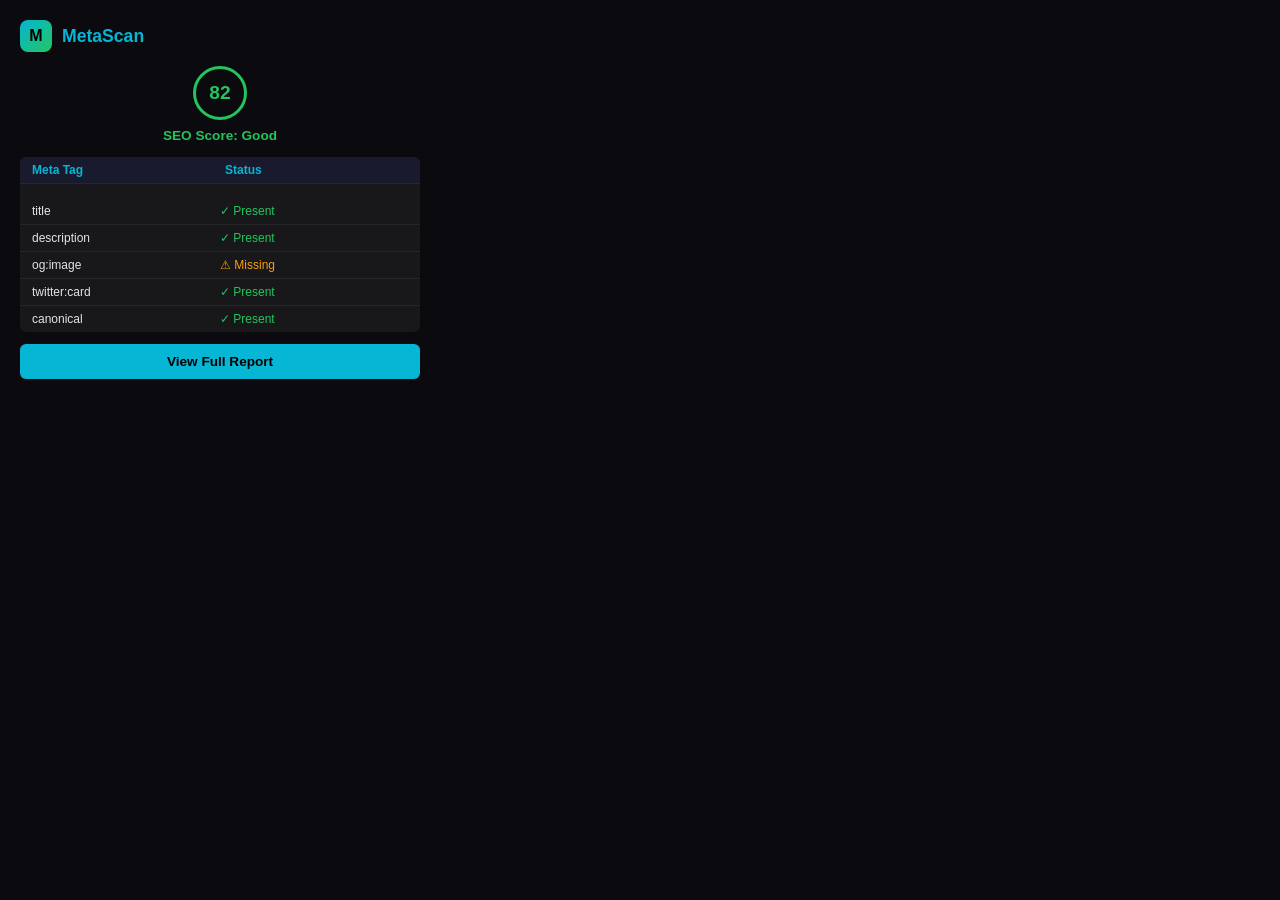
<file: screenshots/screenshot2.html>
<!DOCTYPE html>
<html>
<head>
<meta charset="UTF-8">
<style>
body{font-family:-apple-system,BlinkMacSystemFont,sans-serif;background:#0a0a0f;color:#e4e4e7;margin:0;padding:20px;width:400px}
.header{display:flex;align-items:center;gap:10px;margin-bottom:14px}
.logo{width:32px;height:32px;background:linear-gradient(135deg,#06b6d4,#22c55e);border-radius:8px;display:flex;align-items:center;justify-content:center;font-weight:700;color:#000}
.title{font-size:1.1rem;font-weight:700;color:#06b6d4}
.summary{background:#18181b;border-radius:8px;padding:12px;margin-bottom:12px;font-size:0.85rem}
.summary-row{display:flex;justify-content:space-between;margin-bottom:6px}
.summary-row:last-child{margin-bottom:0}
.pass{color:#22c55e}.warn{color:#f59e0b}.fail{color:#ef4444}
.table{width:100%;font-size:0.75rem;border-collapse:collapse;background:#18181b;border-radius:6px;overflow:hidden;margin-bottom:12px}
.row{display:flex;padding:6px 12px;border-bottom:1px solid #27272a}
.row:last-child{border-bottom:none}
.row.header{font-weight:600;color:#06b6d4;background:#1a1a2e}
.cell{flex:1}
.score-circle{width:48px;height:48px;border-radius:50%;border:3px solid #22c55e;display:flex;align-items:center;justify-content:center;font-size:1.2rem;font-weight:700;color:#22c55e;margin:0 auto 8px}
.btn{display:block;width:100%;padding:10px;margin:6px 0;border:none;border-radius:6px;background:#06b6d4;color:#000;font-weight:600;cursor:pointer;text-align:center;font-size:0.85rem}
</style>
</head>
<body>
<div class="header">
<div class="logo">M</div>
<div class="title">MetaScan</div>
</div>
<div style="text-align:center;margin-bottom:14px">
<div class="score-circle">82</div>
<div style="font-size:0.85rem;color:#22c55e;font-weight:600">SEO Score: Good</div>
</div>
<div class="table">
<div class="row header"><div class="cell">Meta Tag</div><div class="cell">Status</div></div>
<div class="row"><div class="cell">title</div><div class="cell pass">✓ Present</div></div>
<div class="row"><div class="cell">description</div><div class="cell pass">✓ Present</div></div>
<div class="row"><div class="cell">og:image</div><div class="cell warn">⚠ Missing</div></div>
<div class="row"><div class="cell">twitter:card</div><div class="cell pass">✓ Present</div></div>
<div class="row"><div class="cell">canonical</div><div class="cell pass">✓ Present</div></div>
</div>
<button class="btn">View Full Report</button>
</body>
</html>
</file>
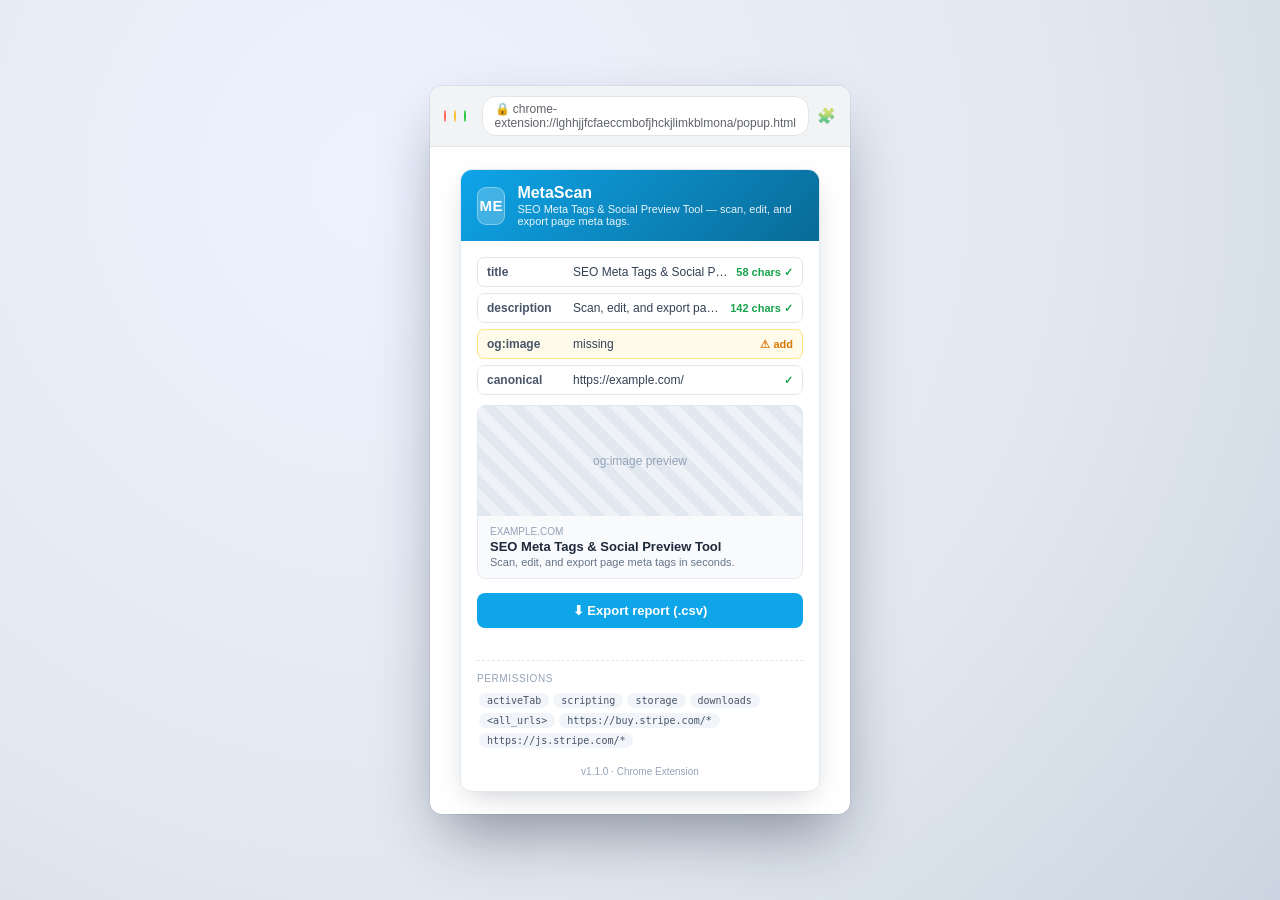
<file: screenshots/ui-metascan.html>
<!DOCTYPE html>
<html lang="en">
<head>
<meta charset="utf-8">
<meta name="viewport" content="width=device-width, initial-scale=1">
<title>MetaScan — popup UI</title>
<style>
  :root { --accent: #0ea5e9; }
  * { box-sizing: border-box; }
  body {
    margin: 0; min-height: 100vh; display: grid; place-items: center;
    background: radial-gradient(circle at 30% 20%, #eef2ff, #e2e8f0 60%, #cbd5e1);
    font-family: -apple-system, "Segoe UI", Roboto, Helvetica, Arial, sans-serif;
    color: #1e293b; padding: 40px;
  }
  .browser {
    width: 420px; border-radius: 12px; overflow: hidden;
    box-shadow: 0 30px 60px -15px rgba(15,23,42,.45), 0 0 0 1px rgba(15,23,42,.06);
    background: #fff;
  }
  .chrome-bar {
    display: flex; align-items: center; gap: 8px; padding: 10px 14px;
    background: #f1f3f4; border-bottom: 1px solid #e2e5e9;
  }
  .dot { width: 12px; height: 12px; border-radius: 50%; }
  .dot.r { background: #ff5f57; } .dot.y { background: #febc2e; } .dot.g { background: #28c840; }
  .omni {
    flex: 1; margin-left: 8px; background: #fff; border-radius: 14px;
    padding: 5px 12px; font-size: 12px; color: #5f6368; border: 1px solid #e2e5e9;
  }
  .puzzle { font-size: 15px; opacity: .6; }
  .popup { width: 360px; margin: 22px auto; border-radius: 12px; overflow: hidden;
    border: 1px solid #e2e8f0; box-shadow: 0 10px 30px -10px rgba(15,23,42,.25); background:#fff; }
  header.ext {
    display: flex; align-items: center; gap: 12px; padding: 14px 16px;
    background: linear-gradient(135deg, var(--accent), color-mix(in srgb, var(--accent) 65%, #000));
    color: #fff;
  }
  .icon {
    width: 38px; height: 38px; border-radius: 9px; background: rgba(255,255,255,.22);
    display: grid; place-items: center; font-weight: 700; font-size: 15px; letter-spacing: .5px;
    border: 1px solid rgba(255,255,255,.35);
  }
  .ext-name { font-size: 16px; font-weight: 700; line-height: 1.1; }
  .ext-desc { font-size: 11px; opacity: .9; margin-top: 2px; }
  main { padding: 16px; }
  .field-label { font-size: 11px; text-transform: uppercase; letter-spacing: .6px;
    color: #64748b; font-weight: 600; margin: 12px 0 6px; }
  .field-label:first-child { margin-top: 0; }
  .page-card, .profile-card, .selector-card, .preview-card {
    border: 1px solid #e2e8f0; border-radius: 8px; padding: 10px 12px; background: #f8fafc; }
  .page-title { font-weight: 600; font-size: 13px; }
  .page-url { font-size: 11px; color: #2563eb; margin-top: 3px; word-break: break-all; }
  .code-out { background: #0f172a; color: #e2e8f0; border-radius: 8px; padding: 10px 12px;
    font-family: "SF Mono", Menlo, Consolas, monospace; font-size: 11px; white-space: pre-wrap;
    word-break: break-word; margin: 0; }
  .primary-btn { width: 100%; margin-top: 14px; padding: 10px; border: none; border-radius: 8px;
    background: var(--accent); color: #fff; font-size: 13px; font-weight: 600; cursor: pointer; }
  .primary-btn:hover { filter: brightness(1.07); }
  .hint { font-size: 11px; color: #94a3b8; margin-top: 8px; text-align: center; }
  .rows { display: flex; flex-direction: column; gap: 6px; }
  .row { display: flex; align-items: center; gap: 8px; font-size: 12px; padding: 7px 9px;
    border: 1px solid #e2e8f0; border-radius: 7px; background: #fff; }
  .row .tag { font-weight: 600; color: #475569; min-width: 78px; }
  .row .val { flex: 1; color: #334155; overflow: hidden; text-overflow: ellipsis; white-space: nowrap; }
  .row .status { font-size: 11px; font-weight: 600; color: #16a34a; }
  .row.warn { background: #fffbeb; border-color: #fde68a; }
  .status.bad { color: #d97706; }
  .seg, .dest { display: flex; gap: 6px; }
  .seg-btn, .dest-btn { flex: 1; padding: 7px; border: 1px solid #cbd5e1; background: #fff;
    border-radius: 7px; font-size: 12px; cursor: pointer; }
  .seg-btn.active { background: var(--accent); color: #fff; border-color: var(--accent); }
  .dest-btn { font-size: 11px; }
  .quote { border-left: 3px solid var(--accent); background: #f8fafc; padding: 8px 12px;
    font-size: 12px; font-style: italic; color: #475569; border-radius: 0 6px 6px 0; }
  .score-grid { display: grid; grid-template-columns: repeat(4,1fr); gap: 8px; text-align: center;
    margin-bottom: 14px; }
  .score span { font-size: 10px; color: #64748b; display: block; margin-top: 5px; }
  .ring { width: 50px; height: 50px; margin: 0 auto; border-radius: 50%; display: grid;
    place-items: center; font-weight: 700; font-size: 15px; color: #fff; }
  .s-green { background: conic-gradient(#16a34a 88%, #e2e8f0 0); }
  .s-amber { background: conic-gradient(#d97706 70%, #e2e8f0 0); }
  .s-green, .s-amber { position: relative; }
  .ring { color: #0f172a; }
  .preview-card { padding: 0; overflow: hidden; margin-top: 10px; }
  .preview-img { height: 110px; background: repeating-linear-gradient(45deg,#e2e8f0,#e2e8f0 10px,#eef2f7 10px,#eef2f7 20px);
    display: grid; place-items: center; color: #94a3b8; font-size: 12px; }
  .preview-meta { padding: 10px 12px; }
  .preview-host { font-size: 10px; text-transform: uppercase; color: #94a3b8; }
  .preview-title { font-weight: 600; font-size: 13px; margin: 2px 0; }
  .preview-desc { font-size: 11px; color: #64748b; }
  .devtools-bar { background: #1e293b; color: #cbd5e1; font-size: 11px; padding: 6px 10px;
    border-radius: 6px; margin-bottom: 10px; font-family: monospace; }
  .diff-heads { display: flex; gap: 8px; font-size: 11px; margin-bottom: 8px; }
  .diff-head { flex: 1; color: #475569; font-family: monospace; }
  .env { display: inline-block; padding: 1px 6px; border-radius: 4px; color: #fff; font-weight: 600; margin-right: 4px; }
  .env.staging { background: #d97706; } .env.prod { background: #16a34a; }
  .diff { background: #0f172a; border-radius: 8px; padding: 10px; font-family: monospace;
    font-size: 11px; margin: 0; line-height: 1.5; }
  .diff .ctx { color: #94a3b8; } .diff .add { color: #4ade80; } .diff .del { color: #f87171; }
  .diff-stat { font-size: 11px; color: #64748b; margin-top: 8px; text-align: center; }
  .selector-card { display: flex; justify-content: space-between; align-items: center; }
  .selector-card code { font-size: 11px; color: var(--accent); }
  .count { font-size: 10px; background: #e0f2fe; color: #0369a1; padding: 2px 7px; border-radius: 10px; }
  table.scrape { width: 100%; border-collapse: collapse; font-size: 11px; margin-top: 4px; }
  table.scrape th { text-align: left; color: #64748b; font-size: 10px; text-transform: uppercase;
    border-bottom: 1px solid #e2e8f0; padding: 5px 6px; }
  table.scrape td { padding: 6px; border-bottom: 1px solid #f1f5f9; }
  .sev { font-size: 10px; font-weight: 700; padding: 2px 6px; border-radius: 4px; color: #fff; min-width: 60px; text-align:center; }
  .sev.crit { background: #dc2626; } .sev.serious { background: #ea580c; }
  .sev.mod { background: #d97706; } .sev.pass { background: #16a34a; }
  .annotate-note, .byok { font-size: 11px; color: #475569; background: #f1f5f9; border-radius: 7px;
    padding: 8px 10px; margin-top: 10px; text-align: center; }
  .avatar { width: 34px; height: 34px; border-radius: 50%; background: var(--accent); color: #fff;
    display: grid; place-items: center; font-weight: 700; font-size: 12px; }
  .profile-card { display: flex; align-items: center; gap: 10px; }
  .profile-name { font-weight: 600; font-size: 13px; }
  .profile-sub { font-size: 11px; color: #64748b; }
  .fill-list { display: flex; flex-direction: column; gap: 5px; }
  .fill-row { display: flex; justify-content: space-between; font-size: 12px; padding: 6px 9px;
    border: 1px solid #e2e8f0; border-radius: 6px; }
  .filled { color: #16a34a; font-weight: 600; }
  .progress { height: 8px; background: #e2e8f0; border-radius: 5px; overflow: hidden; }
  .progress .bar { height: 100%; background: var(--accent); }
  .steps { display: flex; flex-direction: column; gap: 4px; margin: 10px 0; font-size: 12px; }
  .step { padding: 6px 9px; border-radius: 6px; color: #94a3b8; }
  .step.done { color: #16a34a; } .step.active { color: #0f172a; font-weight: 600; background: #f1f5f9; }
  .perms { margin: 16px; padding-top: 12px; border-top: 1px dashed #e2e8f0; }
  .perms-label { display: block; font-size: 10px; text-transform: uppercase; letter-spacing: .6px;
    color: #94a3b8; margin-bottom: 6px; }
  .perm { display: inline-block; font-size: 10px; background: #f1f5f9; color: #475569;
    border-radius: 10px; padding: 2px 8px; margin: 2px; font-family: monospace; }
  .footer { text-align: center; font-size: 10px; color: #94a3b8; padding: 0 0 14px; }
</style>
</head>
<body>
  <div class="browser">
    <div class="chrome-bar">
      <span class="dot r"></span><span class="dot y"></span><span class="dot g"></span>
      <span class="omni">🔒 chrome-extension://lghhjjfcfaeccmbofjhckjlimkblmona/popup.html</span>
      <span class="puzzle">🧩</span>
    </div>
    <div class="popup">
      <header class="ext">
        <div class="icon">ME</div>
        <div>
          <div class="ext-name">MetaScan</div>
          <div class="ext-desc">SEO Meta Tags &amp; Social Preview Tool — scan, edit, and export page meta tags.</div>
        </div>
      </header>
      <main>
        
      <div class="rows">
        <div class="row good"><span class="tag">title</span><span class="val">SEO Meta Tags &amp; Social Preview Tool</span><span class="status ok">58 chars ✓</span></div>
        <div class="row good"><span class="tag">description</span><span class="val">Scan, edit, and export page meta tags…</span><span class="status ok">142 chars ✓</span></div>
        <div class="row warn"><span class="tag">og:image</span><span class="val">missing</span><span class="status bad">⚠ add</span></div>
        <div class="row good"><span class="tag">canonical</span><span class="val">https://example.com/</span><span class="status ok">✓</span></div>
      </div>
      <div class="preview-card">
        <div class="preview-img">og:image preview</div>
        <div class="preview-meta">
          <div class="preview-host">example.com</div>
          <div class="preview-title">SEO Meta Tags &amp; Social Preview Tool</div>
          <div class="preview-desc">Scan, edit, and export page meta tags in seconds.</div>
        </div>
      </div>
      <button class="primary-btn">⬇ Export report (.csv)</button>
    
      </main>
      <div class="perms"><span class="perms-label">Permissions</span><span class="perm">activeTab</span><span class="perm">scripting</span><span class="perm">storage</span><span class="perm">downloads</span><span class="perm">&lt;all_urls&gt;</span><span class="perm">https://buy.stripe.com/*</span><span class="perm">https://js.stripe.com/*</span></div>
      <div class="footer">v1.1.0 · Chrome Extension</div>
    </div>
  </div>
</body>
</html>
</file>
<file: landing/style.css>
/* MetaScan Landing Page — Design System */
:root {
  --color-bg: #0a0a0f;
  --color-surface: #12121a;
  --color-surface-raised: #1a1a26;
  --color-border: #2a2a3a;
  --color-text: #e8e8f0;
  --color-text-muted: #9898b0;
  --color-text-dim: #686880;
  --color-accent: #6366f1;
  --color-accent-light: #818cf8;
  --color-accent-dark: #4f46e5;
  --color-accent-glow: rgba(99, 102, 241, 0.15);
  --color-success: #22c55e;
  --color-warning: #f59e0b;
  --font-sans: 'Inter', -apple-system, BlinkMacSystemFont, 'Segoe UI', Roboto, sans-serif;
  --font-mono: 'JetBrains Mono', 'Fira Code', monospace;
  --radius-sm: 6px;
  --radius-md: 10px;
  --radius-lg: 16px;
  --radius-xl: 24px;
  --shadow-sm: 0 1px 2px rgba(0,0,0,0.3);
  --shadow-md: 0 4px 12px rgba(0,0,0,0.4);
  --shadow-lg: 0 8px 32px rgba(0,0,0,0.5);
  --shadow-glow: 0 0 40px rgba(99, 102, 241, 0.1);
  --max-width: 1120px;
  --nav-height: 64px;
}

*, *::before, *::after {
  box-sizing: border-box;
  margin: 0;
  padding: 0;
}

html {
  scroll-behavior: smooth;
  -webkit-font-smoothing: antialiased;
  -moz-osx-font-smoothing: grayscale;
}

body {
  font-family: var(--font-sans);
  background: var(--color-bg);
  color: var(--color-text);
  line-height: 1.6;
  overflow-x: hidden;
}

a {
  color: var(--color-accent-light);
  text-decoration: none;
  transition: color 0.2s;
}
a:hover {
  color: var(--color-text);
}

/* ── Navigation ─────────────────────────────────────────────────────────── */

.nav {
  position: fixed;
  top: 0;
  left: 0;
  right: 0;
  z-index: 100;
  height: var(--nav-height);
  background: rgba(10, 10, 15, 0.85);
  backdrop-filter: blur(12px);
  -webkit-backdrop-filter: blur(12px);
  border-bottom: 1px solid var(--color-border);
}

.nav-inner {
  max-width: var(--max-width);
  margin: 0 auto;
  padding: 0 24px;
  height: 100%;
  display: flex;
  align-items: center;
  justify-content: space-between;
  gap: 24px;
}

.logo {
  display: flex;
  align-items: center;
  gap: 10px;
  color: var(--color-text);
  font-weight: 700;
  font-size: 18px;
  flex-shrink: 0;
}

.logo-icon {
  width: 32px;
  height: 32px;
  background: var(--color-accent);
  border-radius: var(--radius-sm);
  display: flex;
  align-items: center;
  justify-content: center;
  font-weight: 800;
  font-size: 16px;
  color: white;
}

.nav-links {
  display: flex;
  gap: 28px;
}

.nav-links a {
  color: var(--color-text-muted);
  font-size: 14px;
  font-weight: 500;
}
.nav-links a:hover {
  color: var(--color-text);
}

.nav-cta {
  background: var(--color-accent);
  color: white !important;
  padding: 8px 18px;
  border-radius: var(--radius-sm);
  font-size: 14px;
  font-weight: 600;
  transition: background 0.2s, transform 0.2s;
}
.nav-cta:hover {
  background: var(--color-accent-dark);
  transform: translateY(-1px);
}

/* ── Hero ────────────────────────────────────────────────────────────────── */

.hero {
  padding: calc(var(--nav-height) + 80px) 24px 80px;
  text-align: center;
  position: relative;
}

.hero::before {
  content: '';
  position: absolute;
  top: -200px;
  left: 50%;
  transform: translateX(-50%);
  width: 800px;
  height: 600px;
  background: radial-gradient(ellipse at center, var(--color-accent-glow) 0%, transparent 70%);
  pointer-events: none;
  z-index: 0;
}

.hero-inner {
  max-width: 720px;
  margin: 0 auto;
  position: relative;
  z-index: 1;
}

.hero-badge {
  display: inline-block;
  background: var(--color-accent-glow);
  border: 1px solid rgba(99, 102, 241, 0.3);
  color: var(--color-accent-light);
  padding: 6px 16px;
  border-radius: 100px;
  font-size: 13px;
  font-weight: 600;
  margin-bottom: 28px;
}

.hero h1 {
  font-size: clamp(32px, 5vw, 52px);
  font-weight: 800;
  line-height: 1.15;
  letter-spacing: -0.03em;
  margin-bottom: 20px;
  background: linear-gradient(135deg, var(--color-text) 0%, var(--color-text-muted) 100%);
  -webkit-background-clip: text;
  -webkit-text-fill-color: transparent;
  background-clip: text;
}

.hero-sub {
  font-size: 18px;
  color: var(--color-text-muted);
  line-height: 1.7;
  margin-bottom: 36px;
  max-width: 560px;
  margin-left: auto;
  margin-right: auto;
}

.hero-ctas {
  display: flex;
  gap: 16px;
  justify-content: center;
  flex-wrap: wrap;
  margin-bottom: 20px;
}

.hero-note {
  font-size: 13px;
  color: var(--color-text-dim);
}

/* ── Buttons ─────────────────────────────────────────────────────────────── */

.btn {
  display: inline-flex;
  align-items: center;
  gap: 8px;
  padding: 10px 22px;
  border-radius: var(--radius-sm);
  font-size: 15px;
  font-weight: 600;
  cursor: pointer;
  border: none;
  transition: all 0.2s;
  text-decoration: none;
  font-family: var(--font-sans);
}

.btn-lg {
  padding: 14px 28px;
  font-size: 16px;
}

.btn-xl {
  padding: 18px 36px;
  font-size: 18px;
}

.btn-primary {
  background: var(--color-accent);
  color: white;
  box-shadow: 0 2px 12px rgba(99, 102, 241, 0.3);
}
.btn-primary:hover {
  background: var(--color-accent-dark);
  transform: translateY(-1px);
  box-shadow: 0 4px 20px rgba(99, 102, 241, 0.4);
  color: white;
}

.btn-ghost {
  background: transparent;
  color: var(--color-text-muted);
  border: 1px solid var(--color-border);
}
.btn-ghost:hover {
  background: var(--color-surface);
  color: var(--color-text);
  border-color: var(--color-text-dim);
}

.btn-outline {
  background: transparent;
  color: var(--color-text);
  border: 1px solid var(--color-border);
}
.btn-outline:hover {
  background: var(--color-surface);
  border-color: var(--color-accent);
  color: var(--color-accent-light);
}

.btn-full {
  width: 100%;
  justify-content: center;
}

/* ── Social Proof ────────────────────────────────────────────────────────── */

.social-proof {
  padding: 0 24px 60px;
}

.social-proof-inner {
  max-width: var(--max-width);
  margin: 0 auto;
  display: grid;
  grid-template-columns: repeat(4, 1fr);
  gap: 24px;
  padding: 32px;
  background: var(--color-surface);
  border: 1px solid var(--color-border);
  border-radius: var(--radius-lg);
}

.proof-item {
  text-align: center;
}

.proof-item strong {
  display: block;
  font-size: 28px;
  font-weight: 800;
  color: var(--color-accent-light);
  margin-bottom: 4px;
}

.proof-item span {
  font-size: 13px;
  color: var(--color-text-muted);
}

/* ── Features ────────────────────────────────────────────────────────────── */

.features {
  padding: 80px 24px;
}

.section-inner {
  max-width: var(--max-width);
  margin: 0 auto;
}

.section-sub {
  font-size: 17px;
  color: var(--color-text-muted);
  max-width: 560px;
  margin-bottom: 48px;
  line-height: 1.7;
}

h2 {
  font-size: clamp(28px, 4vw, 40px);
  font-weight: 800;
  letter-spacing: -0.02em;
  margin-bottom: 16px;
}

.feature-grid {
  display: grid;
  grid-template-columns: repeat(3, 1fr);
  gap: 24px;
}

.feature-card {
  background: var(--color-surface);
  border: 1px solid var(--color-border);
  border-radius: var(--radius-lg);
  padding: 32px;
  transition: border-color 0.2s, transform 0.2s;
}
.feature-card:hover {
  border-color: var(--color-accent);
  transform: translateY(-2px);
}

.feature-icon {
  width: 44px;
  height: 44px;
  background: var(--color-accent-glow);
  border-radius: var(--radius-md);
  display: flex;
  align-items: center;
  justify-content: center;
  color: var(--color-accent-light);
  margin-bottom: 20px;
}

.feature-card h3 {
  font-size: 18px;
  font-weight: 700;
  margin-bottom: 10px;
}

.feature-card p {
  font-size: 14px;
  color: var(--color-text-muted);
  line-height: 1.7;
}

/* ── How It Works ────────────────────────────────────────────────────────── */

.how-it-works {
  padding: 80px 24px;
  background: var(--color-surface);
  border-top: 1px solid var(--color-border);
  border-bottom: 1px solid var(--color-border);
}

.steps {
  display: grid;
  grid-template-columns: repeat(3, 1fr);
  gap: 40px;
  margin-top: 48px;
}

.step {
  text-align: center;
}

.step-num {
  width: 48px;
  height: 48px;
  background: var(--color-accent);
  color: white;
  border-radius: 50%;
  display: flex;
  align-items: center;
  justify-content: center;
  font-size: 20px;
  font-weight: 800;
  margin: 0 auto 20px;
}

.step h3 {
  font-size: 18px;
  font-weight: 700;
  margin-bottom: 8px;
}

.step p {
  font-size: 14px;
  color: var(--color-text-muted);
  line-height: 1.7;
}

/* ── Pricing ─────────────────────────────────────────────────────────────── */

.pricing {
  padding: 80px 24px;
}

.pricing-grid {
  display: grid;
  grid-template-columns: repeat(3, 1fr);
  gap: 24px;
  margin-top: 48px;
}

.pricing-card {
  background: var(--color-surface);
  border: 1px solid var(--color-border);
  border-radius: var(--radius-lg);
  padding: 36px;
  position: relative;
  transition: border-color 0.2s, transform 0.2s;
}
.pricing-card:hover {
  border-color: var(--color-accent);
  transform: translateY(-2px);
}

.pricing-card-featured {
  border-color: var(--color-accent);
  box-shadow: var(--shadow-glow);
}

.pricing-badge {
  position: absolute;
  top: -12px;
  left: 50%;
  transform: translateX(-50%);
  background: var(--color-accent);
  color: white;
  padding: 4px 16px;
  border-radius: 100px;
  font-size: 12px;
  font-weight: 700;
  white-space: nowrap;
}

.pricing-header {
  margin-bottom: 28px;
}

.pricing-header h3 {
  font-size: 20px;
  font-weight: 700;
  margin-bottom: 8px;
}

.pricing-price {
  font-size: 36px;
  font-weight: 800;
  color: var(--color-text);
}
.pricing-price span {
  font-size: 16px;
  font-weight: 500;
  color: var(--color-text-dim);
}

.pricing-annial {
  font-size: 13px;
  color: var(--color-text-dim);
  margin-top: 4px;
}

.pricing-features {
  list-style: none;
  margin-bottom: 28px;
}

.pricing-features li {
  padding: 8px 0;
  font-size: 14px;
  color: var(--color-text-muted);
  border-bottom: 1px solid var(--color-border);
  position: relative;
  padding-left: 20px;
}
.pricing-features li::before {
  content: '✓';
  position: absolute;
  left: 0;
  color: var(--color-success);
  font-weight: 700;
}
.pricing-features li:last-child {
  border-bottom: none;
}

/* ── CTA Section ─────────────────────────────────────────────────────────── */

.cta-section {
  padding: 80px 24px;
  text-align: center;
  background: var(--color-surface);
  border-top: 1px solid var(--color-border);
}

.cta-inner {
  max-width: 600px;
  margin: 0 auto;
}

.cta-inner h2 {
  margin-bottom: 12px;
}

.cta-inner > p {
  color: var(--color-text-muted);
  font-size: 17px;
  margin-bottom: 32px;
}

.cta-note {
  font-size: 13px !important;
  color: var(--color-text-dim) !important;
  margin-top: 16px !important;
  margin-bottom: 0 !important;
}

/* ── Footer ──────────────────────────────────────────────────────────────── */

.footer {
  padding: 48px 24px 32px;
  border-top: 1px solid var(--color-border);
}

.footer-inner {
  max-width: var(--max-width);
  margin: 0 auto;
  text-align: center;
}

.footer-brand {
  display: flex;
  align-items: center;
  justify-content: center;
  gap: 10px;
  margin-bottom: 16px;
}

.footer-brand .logo-icon {
  width: 24px;
  height: 24px;
  font-size: 12px;
}

.footer-brand .logo-text {
  font-size: 16px;
  font-weight: 700;
  color: var(--color-text);
}

.footer-brand p {
  font-size: 13px;
  color: var(--color-text-dim);
  margin-left: 8px;
}

.footer-links {
  display: flex;
  gap: 24px;
  justify-content: center;
  margin-bottom: 20px;
}

.footer-links a {
  font-size: 13px;
  color: var(--color-text-dim);
}
.footer-links a:hover {
  color: var(--color-text);
}

.footer-copy {
  font-size: 12px;
  color: var(--color-text-dim);
}

/* ── Responsive ──────────────────────────────────────────────────────────── */

@media (max-width: 900px) {
  .feature-grid,
  .pricing-grid {
    grid-template-columns: repeat(2, 1fr);
  }
  .steps {
    grid-template-columns: 1fr;
    gap: 32px;
  }
  .social-proof-inner {
    grid-template-columns: repeat(2, 1fr);
  }
}

@media (max-width: 640px) {
  .nav-links {
    display: none;
  }
  .hero {
    padding: calc(var(--nav-height) + 48px) 20px 60px;
  }
  .hero-ctas {
    flex-direction: column;
    align-items: center;
  }
  .feature-grid,
  .pricing-grid {
    grid-template-columns: 1fr;
  }
  .social-proof-inner {
    grid-template-columns: repeat(2, 1fr);
    padding: 24px;
  }
  .pricing-card-featured {
    order: -1;
  }
  .how-it-works,
  .features,
  .pricing,
  .cta-section {
    padding: 60px 20px;
  }
}
</file>
<file: popup/popup.css>
/* MetaScan popup styles */
* { margin: 0; padding: 0; box-sizing: border-box; }

body {
  width: 420px;
  min-height: 520px;
  font-family: -apple-system, BlinkMacSystemFont, 'Segoe UI', Roboto, sans-serif;
  font-size: 13px;
  color: #1a1a2e;
  background: #f8f9fa;
}

.header {
  display: flex;
  justify-content: space-between;
  align-items: center;
  padding: 12px 16px;
  background: linear-gradient(135deg, #1a1a2e 0%, #16213e 100%);
  color: white;
}

.header h1 {
  font-size: 16px;
  font-weight: 700;
}

.header-actions {
  display: flex;
  align-items: center;
  gap: 8px;
}

.badge {
  font-size: 10px;
  padding: 2px 8px;
  border-radius: 10px;
  font-weight: 600;
}

.badge-free { background: #6b7280; color: white; }
.badge-pro { background: #f59e0b; color: white; }

.btn-upgrade {
  font-size: 11px;
  padding: 4px 10px;
  border: none;
  border-radius: 6px;
  background: linear-gradient(135deg, #f59e0b, #d97706);
  color: white;
  cursor: pointer;
  font-weight: 600;
  transition: opacity 0.2s;
}

.btn-upgrade:hover { opacity: 0.85; }

.tabs {
  display: flex;
  background: white;
  border-bottom: 1px solid #e5e7eb;
  overflow-x: auto;
}

.tab-btn {
  flex: 1;
  padding: 10px 6px;
  border: none;
  background: none;
  font-size: 11px;
  font-weight: 500;
  color: #6b7280;
  cursor: pointer;
  white-space: nowrap;
  border-bottom: 2px solid transparent;
  transition: all 0.2s;
}

.tab-btn:hover { color: #1a1a2e; }
.tab-btn.active { color: #2563eb; border-bottom-color: #2563eb; }

.content { padding: 12px; }

.tab-panel { display: none; }
.tab-panel.active { display: block; }

.card {
  background: white;
  border-radius: 8px;
  padding: 10px 12px;
  margin-bottom: 8px;
  box-shadow: 0 1px 3px rgba(0,0,0,0.08);
}

.card h3 {
  font-size: 11px;
  font-weight: 600;
  color: #6b7280;
  text-transform: uppercase;
  letter-spacing: 0.5px;
  margin-bottom: 6px;
}

.card label {
  display: block;
  font-size: 11px;
  font-weight: 600;
  color: #6b7280;
  text-transform: uppercase;
  letter-spacing: 0.5px;
  margin-bottom: 6px;
}

.value {
  word-break: break-all;
  color: #374151;
  line-height: 1.4;
}

.char-count {
  font-size: 10px;
  color: #9ca3af;
  float: right;
}

.tag-list { display: flex; flex-direction: column; gap: 4px; }

.tag-item {
  display: flex;
  justify-content: space-between;
  padding: 4px 8px;
  background: #f3f4f6;
  border-radius: 4px;
  font-size: 11px;
}

.tag-item .tag-name { font-weight: 600; color: #4338ca; }
.tag-item .tag-value { color: #6b7280; max-width: 220px; overflow: hidden; text-overflow: ellipsis; white-space: nowrap; }

.heading-grid {
  display: grid;
  grid-template-columns: repeat(6, 1fr);
  gap: 4px;
  text-align: center;
}

.heading-grid .h-count {
  padding: 4px;
  background: #f3f4f6;
  border-radius: 4px;
  font-size: 11px;
}

.heading-grid .h-count.active { background: #dbeafe; color: #1d4ed8; font-weight: 600; }

input[type="text"], input[type="url"], textarea {
  width: 100%;
  padding: 8px 10px;
  border: 1px solid #d1d5db;
  border-radius: 6px;
  font-size: 12px;
  font-family: inherit;
  margin-bottom: 8px;
  transition: border-color 0.2s;
}

input:focus, textarea:focus {
  outline: none;
  border-color: #2563eb;
  box-shadow: 0 0 0 3px rgba(37,99,235,0.1);
}

.actions {
  display: flex;
  gap: 8px;
  margin-top: 8px;
}

.btn-primary, .btn-secondary {
  flex: 1;
  padding: 8px 12px;
  border: none;
  border-radius: 6px;
  font-size: 12px;
  font-weight: 600;
  cursor: pointer;
  transition: opacity 0.2s;
}

.btn-primary { background: #2563eb; color: white; }
.btn-secondary { background: #e5e7eb; color: #374151; }
.btn-primary:hover, .btn-secondary:hover { opacity: 0.85; }

.pro-gate {
  margin-top: 10px;
  padding: 8px;
  background: #fef3c7;
  border-radius: 6px;
  font-size: 11px;
  color: #92400e;
  text-align: center;
}

.export-grid {
  display: flex;
  flex-direction: column;
  gap: 8px;
}

.export-card {
  display: flex;
  align-items: center;
  gap: 12px;
  padding: 14px;
  background: white;
  border: 1px solid #e5e7eb;
  border-radius: 8px;
  cursor: pointer;
  transition: all 0.2s;
  text-align: left;
}

.export-card:hover {
  border-color: #2563eb;
  box-shadow: 0 2px 8px rgba(37,99,235,0.1);
}

.export-icon {
  font-size: 16px;
  font-weight: 700;
  color: #2563eb;
  min-width: 30px;
  text-align: center;
}

.export-label {
  font-weight: 600;
  font-size: 13px;
  display: block;
}

.export-desc {
  font-size: 11px;
  color: #6b7280;
}

.preview-section { margin-bottom: 16px; }
.preview-section h3 { font-size: 12px; font-weight: 600; margin-bottom: 8px; color: #374151; }

.social-preview {
  background: white;
  border: 1px solid #e5e7eb;
  border-radius: 8px;
  overflow: hidden;
}

.social-image {
  height: 120px;
  background: linear-gradient(135deg, #667eea 0%, #764ba2 100%);
  display: flex;
  align-items: center;
  justify-content: center;
  color: white;
  font-size: 12px;
}

.social-content { padding: 10px; }
.social-hostname { font-size: 10px; color: #6b7280; text-transform: uppercase; }
.social-title { font-size: 13px; font-weight: 600; margin: 2px 0; color: #1a1a2e; }
.social-desc { font-size: 11px; color: #6b7280; line-height: 1.4; }

.social-preview.twitter { display: flex; }
.social-preview.twitter .social-image { width: 80px; min-height: 80px; flex-shrink: 0; }
.social-preview.twitter .social-content { flex: 1; }

.issues-list { display: flex; flex-direction: column; gap: 6px; }

.issue-item {
  display: flex;
  align-items: flex-start;
  gap: 8px;
  padding: 8px 10px;
  background: white;
  border-radius: 6px;
  border-left: 3px solid #6b7280;
}

.issue-item.error { border-left-color: #ef4444; }
.issue-item.warning { border-left-color: #f59e0b; }
.issue-item.info { border-left-color: #3b82f6; }

.issue-icon { font-size: 14px; }
.issue-msg { font-size: 12px; color: #374151; line-height: 1.4; }

.setting-row {
  display: flex;
  justify-content: space-between;
  align-items: center;
  padding: 6px 0;
  font-size: 12px;
}

.status-text { font-size: 11px; margin-top: 6px; }
.status-text.success { color: #059669; }
.status-text.error { color: #ef4444; }

.loading {
  text-align: center;
  padding: 40px 20px;
  color: #6b7280;
  font-size: 13px;
}

.hidden { display: none !important; }
</file>
